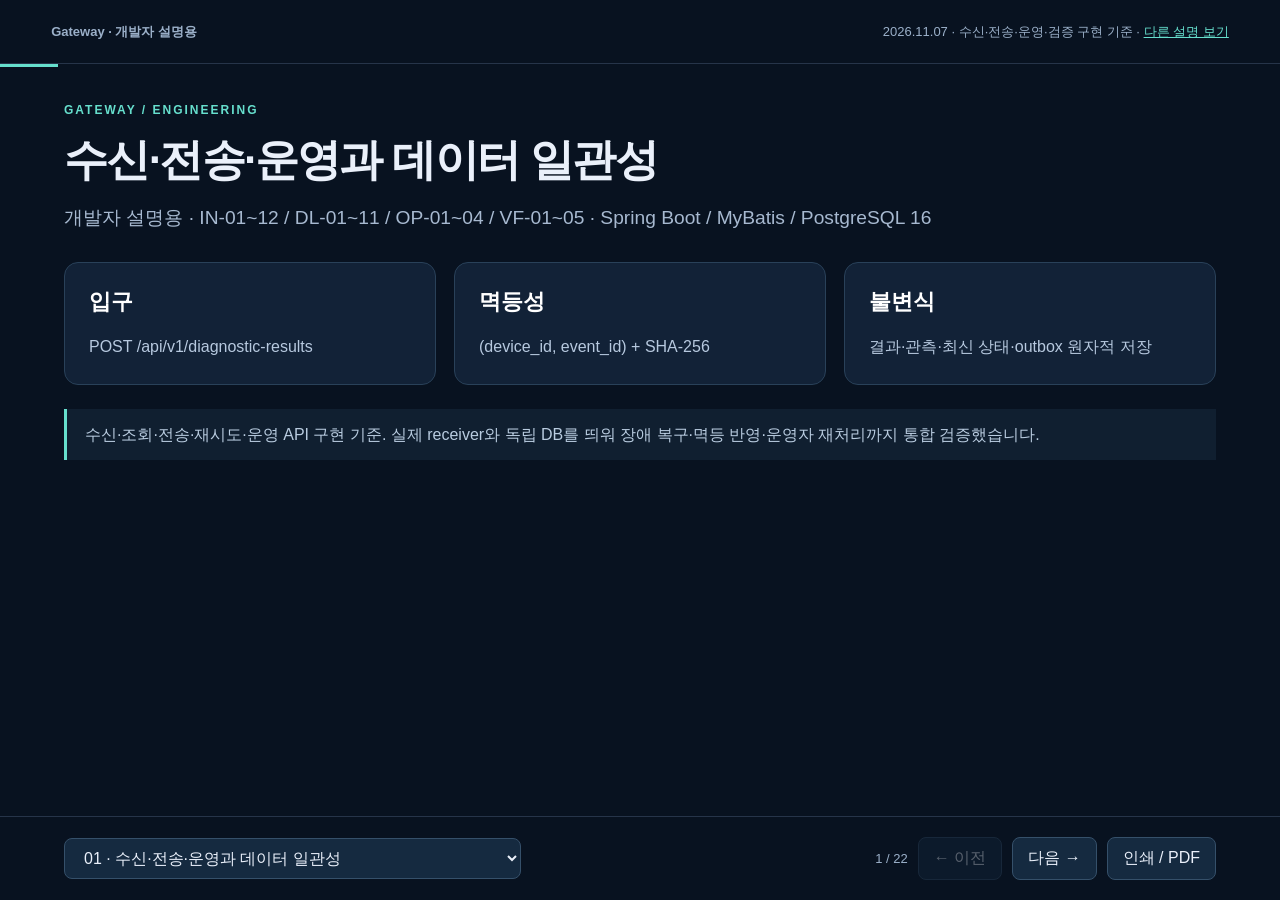
<file: docs/flow/gateway-developer.html>
<!doctype html><html lang="ko"><head><meta charset="utf-8"><meta name="viewport" content="width=device-width,initial-scale=1"><title>Gateway · 개발자 설명용</title><style>*{box-sizing:border-box}body{margin:0;background:#081220;color:#eaf0fa;font-family:-apple-system,BlinkMacSystemFont,"Apple SD Gothic Neo","Malgun Gothic",sans-serif}header{height:64px;padding:0 4vw;display:flex;align-items:center;justify-content:space-between;border-bottom:1px solid #263449;font-size:13px;color:#9bb0c9}a{color:#66dfcd}main{max-width:1440px;margin:auto}.slide{display:none;min-height:calc(100vh - 151px);padding:36px 5vw 28px}.slide.active{display:block}.eyebrow{font-size:12px;letter-spacing:2px;color:#66dfcd;font-weight:700}h1{font-size:clamp(28px,3.4vw,52px);letter-spacing:-1.6px;line-height:1.25;margin:16px 0}p.lead{color:#a7b9d0;font-size:clamp(16px,1.5vw,21px);line-height:1.6;margin:0 0 28px}.cards{display:flex;gap:18px;margin:24px 0}.cards article{flex:1;padding:24px;background:#122237;border:1px solid #294159;border-radius:14px}.cards b{font-size:22px;color:#fff}p{line-height:1.7}article p{color:#b7c9df;margin-bottom:0}.note{border-left:3px solid #66dfcd;padding:12px 18px;background:#101f30;color:#b9cce0;font-size:16px;margin:24px 0 0}.flow{display:flex;gap:12px;margin:24px 0}.flow>div{flex:1;background:#142c3a;padding:20px;border-radius:12px;border-top:3px solid #66dfcd;position:relative}.flow>div+div:before{content:'→';position:absolute;left:-16px;top:40%;color:#66dfcd}.flow small{display:block;color:#66dfcd;margin-bottom:14px}.flow b{font-size:22px}.flow p{font-size:16px;color:#b9cce0}table{width:100%;border-collapse:collapse;font-size:17px;margin:24px 0}th{text-align:left;color:#66dfcd;background:#122c39}th,td{overflow-wrap:anywhere;padding:15px 18px;border-bottom:1px solid #2a3c52;line-height:1.5}td{color:#cedcee}pre{background:#0b1d30;border:1px solid #2a3c52;border-radius:12px;padding:22px;line-height:1.65;font-size:clamp(13px,1.35vw,19px);color:#bce5ec;overflow:auto;white-space:pre-wrap}footer{min-height:84px;display:flex;align-items:center;justify-content:space-between;gap:18px;padding:12px 5vw;border-top:1px solid #263449}button,select{border:1px solid #35506a;background:#152a40;color:#eaf0fa;border-radius:8px;padding:10px 15px;font:inherit;cursor:pointer}button:disabled{opacity:.35;cursor:default}button:focus-visible,select:focus-visible,a:focus-visible{outline:3px solid #66dfcd;outline-offset:3px}.progress{height:3px;background:#66dfcd;transition:width .2s}.controls{display:flex;gap:10px;align-items:center}.count{color:#9bb0c9;font-size:13px}select{max-width:36vw}@media(max-width:760px){header{padding:12px 20px;height:auto;gap:12px}.slide{padding:26px 20px}.cards,.flow{flex-direction:column}.flow>div+div:before{display:none}table{font-size:14px}td,th{padding:10px}footer{padding:12px 20px;flex-wrap:wrap}.cards article{padding:18px}select{max-width:80vw}}@media print{@page{size:A4 landscape;margin:8mm}body{background:white;color:#132238}header,footer,.progress{display:none}.slide,.slide.active{display:block;break-after:page;min-height:0;padding:12mm 8mm}.slide:last-child{break-after:auto}h1{font-size:30px;color:#132238}.eyebrow{color:#087c72}.lead,td,article p,.flow p,.note{color:#243950!important}.cards article,.flow>div,.note,pre,th{background:#f0f5f9!important;color:#132238!important}table{font-size:13px}td,th{padding:9px}.cards b{color:#132238}.cards article{padding:16px}pre{font-size:13px}.note{font-size:13px}}</style></head><body><header><b>Gateway · 개발자 설명용</b><span>2026.11.07 · 수신·전송·운영·검증 구현 기준 · <a href="gateway-overview.html">다른 설명 보기</a></span></header><div class="progress"></div><main><section class="slide" aria-label="1. 수신·전송·운영과 데이터 일관성"><div class="eyebrow">GATEWAY / ENGINEERING</div><h1>수신·전송·운영과 데이터 일관성</h1><p class="lead">개발자 설명용 · IN-01~12 / DL-01~11 / OP-01~04 / VF-01~05 · Spring Boot / MyBatis / PostgreSQL 16</p><div class="cards"><article><b>입구</b><p>POST /api/v1/diagnostic-results</p></article><article><b>멱등성</b><p>(device_id, event_id) + SHA-256</p></article><article><b>불변식</b><p>결과·관측·최신 상태·outbox 원자적 저장</p></article></div><p class="note">수신·조회·전송·재시도·운영 API 구현 기준. 실제 receiver와 독립 DB를 띄워 장애 복구·멱등 반영·운영자 재처리까지 통합 검증했습니다.</p></section>
<section class="slide" aria-label="2. 의존성에 맞춘 구현 순서"><div class="eyebrow">01 / IMPLEMENTATION ORDER</div><h1>의존성에 맞춘 구현 순서</h1><p class="lead">실행 순서와 구현 순서는 다릅니다. 브랜드 정책을 구현한 뒤 공통 규칙을 연결했습니다.</p><div class="flow"><div><small>01</small><b>기반</b><p>IN-02 → 01 → 04 → 05</p></div><div><small>02</small><b>검증·계약</b><p>IN-07 → 06 → 10</p></div><div><small>03</small><b>저장·최신</b><p>IN-08 → 09</p></div><div><small>04</small><b>외부 인터페이스</b><p>IN-11 → 03 → 12</p></div></div><p class="note">수신: <a href="../plan/gateway/01-ingest-design/README.md">IN 구현 내역</a> · 전송: <a href="../plan/gateway/02-delivery-retry-design/README.md">DL 구현 내역</a>. 운영·검증은 VF-01 → 02 → 03 → OP-01 → 02 → 03 → 04 → VF-04 → 05 순서로 구현했습니다. <a href="../plan/gateway/04-ops-verify-design/README.md">운영·검증 구현 내역</a></p></section>
<section class="slide" aria-label="3. 중복 판정은 업무 검증보다 먼저 실행합니다"><div class="eyebrow">02 / REQUEST PIPELINE</div><h1>중복 판정은 업무 검증보다 먼저 실행합니다</h1><p class="lead">DiagnosticResultController → IngestService</p><div class="flow"><div><small>01</small><b>형식·정규화</b><p>Bean Validation → 정렬/hash</p></div><div><small>02</small><b>기존 키 조회</b><p>같은 hash 200 / 다른 hash 409</p></div><div><small>03</small><b>업무 검증</b><p>공통 규칙 → 브랜드 정책</p></div><div><small>04</small><b>신규 저장</b><p>IngestWriter → 202</p></div></div><p class="note">신규 저장 경합으로 INSERT 0행이면 writer 종료 후 기존 키를 재조회합니다. 이 경로도 동일한 200/409 판정을 사용합니다.</p></section>
<section class="slide" aria-label="4. 표현이 달라도 의미가 같으면 같은 hash"><div class="eyebrow">03 / CANONICAL HASH</div><h1>표현이 달라도 의미가 같으면 같은 hash</h1><p class="lead">DiagnosticResultNormalizer · UtcTime.MILLIS</p><div class="cards"><article><b>정규화</b><p>occurredAt → UTC 밀리초 3자리. ECU는 ID 순, DTC는 값 순 정렬.</p></article><article><b>직렬화</b><p>고정된 canonical map을 JSON으로 직렬화하고 UTF-8 SHA-256 계산.</p></article><article><b>인덱스 보존</b><p>ECU의 requestIndex는 hash·전송 본문에서 제외하고 오류 위치에 사용.</p></article></div><p class="note">swVersion의 생략과 null을 동일하게 취급합니다. sessionId는 hash에 포함하지만 receiver 본문에는 포함하지 않습니다.</p></section>
<section class="slide" aria-label="5. 공통 규칙은 모든 브랜드에 강제됩니다"><div class="eyebrow">04 / RULES</div><h1>공통 규칙은 모든 브랜드에 강제됩니다</h1><p class="lead">CommonRuleValidator → PolicyRegistry.resolve(brand).validate(command)</p><table><thead><tr><th>계층</th><th>조건</th><th>응답</th></tr></thead><tbody><tr><td>C1 / C2</td><td>ECU 0건 / occurredAt > now + 5분</td><td>422 common-rule-violation</td></tr><tr><td>C3 / C4</td><td>ECU ID 중복 / ECU 내 DTC 중복</td><td>같은 단계의 위반 전체 반환</td></tr><tr><td>BRAND_A-v1</td><td>swVersion == null</td><td>422 policy-violation + policyCode</td></tr><tr><td>STANDARD-v1</td><td>등록되지 않은 브랜드의 기본 정책</td><td>추가 브랜드 위반 없음</td></tr></tbody></table><p class="note">PolicyRegistry는 브랜드 중복·기본 정책 누락/중복이면 기동 실패. +5분 경계는 통과합니다.</p></section>
<section class="slide" aria-label="6. 쓰기 트랜잭션은 별도 Spring 빈에 둡니다"><div class="eyebrow">05 / TRANSACTION</div><h1>쓰기 트랜잭션은 별도 Spring 빈에 둡니다</h1><p class="lead">IngestWriter.save · @Transactional(rollbackFor = Exception.class)</p><div class="flow"><div><small>01</small><b>① result</b><p>ON CONFLICT DO NOTHING RETURNING</p></div><div><small>02</small><b>② observations</b><p>정렬된 DTC → text[]</p></div><div><small>03</small><b>③ latest</b><p>ECU ID 순 조건부 UPSERT</p></div><div><small>04</small><b>④ outbox</b><p>고정 payload + UUID INSERT</p></div></div><pre>Service (트랜잭션 밖)
  └─ Writer proxy → BEGIN → ① → ② → ③ → ④ → COMMIT
                         └─ 어느 단계든 실패 → ROLLBACK</pre><p class="note">INSERT RETURNING 매핑: affectData=true, flushCache=true. DB now()를 수신 시각으로 사용합니다.</p></section>
<section class="slide" aria-label="7. 동일 요청 5개가 경합해도 신규는 1개"><div class="eyebrow">06 / RACE</div><h1>동일 요청 5개가 경합해도 신규는 1개</h1><p class="lead">고유 키 충돌을 예외로 처리하지 않고 INSERT 결과 유무로 분기합니다.</p><table><thead><tr><th>요청 A</th><th>요청 B~E</th></tr></thead><tbody><tr><td>사전 조회: 없음</td><td>사전 조회: 없음</td></tr><tr><td>고유 키 확보 → 결과·관측·latest·outbox 저장</td><td>INSERT에서 경쟁 트랜잭션 완료 대기</td></tr><tr><td>COMMIT → ACCEPTED (202)</td><td>DO NOTHING → writer 종료</td></tr><tr><td>결과 ID R</td><td>기존 키 재조회 → DUPLICATE (200), 같은 R</td></tr></tbody></table><p class="note">서로 다른 내용이면 후속 재판정에서 409입니다. 재조회는 writer 트랜잭션 밖이며, 승자가 커밋한 행을 읽습니다.</p></section>
<section class="slide" aria-label="8. 최신값은 시각과 결과 ID의 튜플로 비교합니다"><div class="eyebrow">07 / LATEST</div><h1>최신값은 시각과 결과 ID의 튜플로 비교합니다</h1><p class="lead">잠금 순서는 ecuId 오름차순으로 고정합니다.</p><pre>ON CONFLICT (vin, ecu_id) DO UPDATE
SET result_id = EXCLUDED.result_id,
    occurred_at = EXCLUDED.occurred_at,
    dtc_codes = EXCLUDED.dtc_codes, updated_at = now()
WHERE (vehicle_ecu_latest.occurred_at, vehicle_ecu_latest.result_id)
    &lt; (EXCLUDED.occurred_at, EXCLUDED.result_id)</pre><div class="cards"><article><b>영향 행 0</b><p>과거 관측이면 정상. 이력과 outbox는 그대로 저장합니다.</p></article><article><b>빈 배열</b><p>고장코드 없음도 유효 관측. 최신 DTC를 빈 배열로 갱신합니다.</p></article></div></section>
<section class="slide" aria-label="9. 전송 payload는 접수 시 한 번만 생성합니다"><div class="eyebrow">08 / RECEIVER CONTRACT</div><h1>전송 payload는 접수 시 한 번만 생성합니다</h1><p class="lead">OutboxPayloadFactory → OutboxMapper.insert</p><pre>eventId: 앱 생성 UUID = outbox_event.event_id
source: { system: &quot;diag-gateway&quot;, resultId,
          deviceId, deviceEventId, policyCode }
vin, brand, occurredAt, receivedAt, ecus
시간: UTC yyyy-MM-ddTHH:mm:ss.SSSZ</pre><div class="cards"><article><b>포함·제외</b><p>ECU ID 순서. 없는 swVersion은 키 생략. sessionId·requestIndex 제외.</p></article><article><b>저장 보장</b><p>payload.eventId 일치 CHECK. 초기 PENDING / 0회 / cycle 1. 직렬화 예외도 전체 롤백.</p></article></div></section>
<section class="slide" aria-label="10. 성공은 data, 오류는 ProblemDetail"><div class="eyebrow">09 / HTTP CONTRACT</div><h1>성공은 data, 오류는 ProblemDetail</h1><p class="lead">신규 202 · 중복 200 · 충돌 409 · 업무 검증 422</p><pre>{ &quot;data&quot;: {
  &quot;resultId&quot;: 7, &quot;deviceId&quot;: &quot;device&quot;, &quot;eventId&quot;: &quot;event&quot;,
  &quot;status&quot;: &quot;ACCEPTED&quot;, &quot;policyCode&quot;: &quot;STANDARD-v1&quot;,
  &quot;receivedAt&quot;: &quot;2026-11-07T00:00:00.120Z&quot;,
  &quot;delivery&quot;: { &quot;eventId&quot;: &quot;&lt;UUID&gt;&quot;, &quot;status&quot;: &quot;PENDING&quot; }
}}</pre><p class="note">중복 응답의 policyCode·수신 시각·전송 UUID는 기존 저장 값입니다. 전송 상태는 현재 DB 조회 값입니다. 같은 요청을 재전송해도 새 전송 예약을 만들지 않으며, DEAD 상태를 재시작하지 않습니다.</p></section>
<section class="slide" aria-label="11. 조회는 결과·관측·현재 outbox를 조립합니다"><div class="eyebrow">10 / QUERY</div><h1>조회는 결과·관측·현재 outbox를 조립합니다</h1><p class="lead">GET /api/v1/diagnostic-results/{resultId}</p><div class="flow"><div><small>01</small><b>findById</b><p>없으면 404 not-found</p></div><div><small>02</small><b>findObservations</b><p>ECU ID 오름차순 · text[] 매핑</p></div><div><small>03</small><b>findByResultId</b><p>상태·횟수·lastOutcome·sentAt</p></div></div><p class="note">시각은 Instant로 반환합니다. 숫자가 아닌 경로 변수는 400. 결과에 outbox가 없으면 불변식 위반으로 500입니다. 별도 쓰기 트랜잭션은 없습니다.</p></section>
<section class="slide" aria-label="12. payload 없이 판정과 상관관계를 기록합니다"><div class="eyebrow">11 / OPERABILITY</div><h1>payload 없이 판정과 상관관계를 기록합니다</h1><p class="lead">RequestIdFilter → Controller MDC → Service 판정 로그</p><table><thead><tr><th>키·이벤트</th><th>관리 방식</th></tr></thead><tbody><tr><td>requestId</td><td>UUID 헤더 재사용 또는 생성, 응답 헤더·오류 본문에 포함</td></tr><tr><td>deviceId / eventId / resultId</td><td>Controller finally에서 제거, resultId는 서비스에서 설정</td></tr><tr><td>ACCEPTED / DUPLICATE / CONFLICT</td><td>INFO 한 줄, policyCode 등 최소 정보</td></tr><tr><td>REJECTED</td><td>common-rule / policy / invalid-request 구분</td></tr><tr><td>400</td><td>IngestRejectionLogAdvice → 기존 GlobalExceptionHandler 위임</td></tr></tbody></table><p class="note">형식 오류는 컨트롤러 진입 전이므로 단말·이벤트 ID가 없을 수 있습니다.</p></section>
<section class="slide" aria-label="13. 중요한 실패 경로까지 확인합니다"><div class="eyebrow">12 / VERIFICATION</div><h1>중요한 실패 경로까지 확인합니다</h1><p class="lead">단위 테스트 + PostgreSQL 16 Testcontainers 통합 테스트</p><div class="cards"><article><b>경계·계약</b><p>+5분 경계, 위반 수집·요청 위치, UTC·필드 생략·UUID 일치</p></article><article><b>동시성·정합성</b><p>동시 5개 요청, 지연 도착·동률·빈 DTC, 중복 상태·409</p></article><article><b>실패·운영</b><p>outbox 실패·checked 예외 전체 롤백, 400/404, 로그·requestId·MDC 정리</p></article></div><pre>./gradlew :gateway:test :gateway:integrationTest</pre><p class="note">Java 17 / Docker 필요. enabled=false에서 runOnce를 직접 호출합니다. 기존 HTTP 스텁 검증에 더해 실제 receiver의 DOWN·DROP_AFTER_COMMIT 장애와 두 DB 정합성을 확인합니다. 운영 API는 동시 재처리·감사 기록 실패 시 전체 롤백까지 검증합니다.</p></section>
<section class="slide" aria-label="14. 한 회차는 선점 → HTTP → 결과 기록입니다"><div class="eyebrow">13 / DELIVERY PIPELINE</div><h1>한 회차는 선점 → HTTP → 결과 기록입니다</h1><p class="lead">DeliveryScheduler → DeliveryService.runOnce() → RunSummary</p><div class="cards"><article><b>TX1 · OutboxClaimer</b><p>SKIP LOCKED 선점 → 만료 STARTED를 ABANDONED로 종료 → 새 STARTED 생성.</p></article><article><b>트랜잭션 밖 · ReceiverClient</b><p>배치 크기의 delivery- 스레드 풀에서 병렬 HTTP. 모든 건이 끝날 때까지 회차가 대기.</p></article><article><b>TX2 · DeliveryRecorder</b><p>현재 id·claim_token·PENDING 조건으로 outbox와 시도 결과를 함께 기록.</p></article></div><p class="note">고정 지연 폴링으로 회차를 반복합니다. 다음 시도 시각이 된 PENDING 중 선점이 없거나 만료된 건만 처리하며, 전송 중에도 상태는 PENDING입니다. 기록 실패는 건별로 격리하며 선점된 상태로 남겨 lease 만료 후 회수합니다. 시도 갱신 0행은 TX2 전체 롤백입니다.</p></section>
<section class="slide" aria-label="15. 저장된 UTF-8 본문을 같은 이벤트 ID로 보냅니다"><div class="eyebrow">14 / RECEIVER HTTP</div><h1>저장된 UTF-8 본문을 같은 이벤트 ID로 보냅니다</h1><p class="lead">POST {gateway.delivery.receiver-url}/api/v1/quality-events</p><table><thead><tr><th>항목</th><th>구현</th></tr></thead><tbody><tr><td>클라이언트</td><td>RestClient + JDK HttpClient / HTTP 1.1 / 리다이렉트 미사용</td></tr><tr><td>Content-Type</td><td>application/json</td></tr><tr><td>X-Event-Id</td><td>outbox_event.event_id · 재시도해도 동일</td></tr><tr><td>X-Request-Id</td><td>claim_token · 선점마다 새 UUID</td></tr><tr><td>본문</td><td>payload::text를 UTF-8로 전송 · 재직렬화 없음</td></tr><tr><td>호출 보호</td><td>실제 DB 트랜잭션이 활성화되어 있으면 HTTP 호출 거부</td></tr></tbody></table><p class="note">4xx·5xx도 응답 코드로 반환하며, 애플리케이션 내 즉시 재시도는 하지 않습니다. 실제 receiver는 본문 eventId로 중복을 판정합니다. 응답 유실 후 같은 이벤트를 재전송해도 중복 반영 0건인 것을 S5에서 검증했습니다.</p></section>
<section class="slide" aria-label="16. 결과 분류와 백오프가 다음 상태를 결정합니다"><div class="eyebrow">15 / OUTCOME &amp; BACKOFF</div><h1>결과 분류와 백오프가 다음 상태를 결정합니다</h1><p class="lead">OutcomeClassifier → BackoffPolicy → DeliveryRecorder</p><table><thead><tr><th>입력</th><th>시도 결과</th><th>다음 상태</th></tr></thead><tbody><tr><td>2xx</td><td>SUCCESS</td><td>SENT</td></tr><tr><td>408 / 429 / 5xx / 연결 실패</td><td>RETRYABLE</td><td>한도 미만 PENDING, 한도 도달 DEAD</td></tr><tr><td>응답 타임아웃 / 기타 I/O</td><td>UNCERTAIN</td><td>한도 미만 PENDING, 한도 도달 DEAD</td></tr><tr><td>그 외 HTTP (409 포함)</td><td>NON_RETRYABLE</td><td>DEAD · NON_RETRYABLE</td></tr><tr><td>기타 예외</td><td>UNCERTAIN · UNEXPECTED_ERROR</td><td>재시도 / 한도 도달 DEAD</td></tr></tbody></table><p class="note">raw = min(5초 × 2^(시도 번호−1), 5분), equal jitter = raw/2 ~ raw. 기본 한도는 10회입니다. 선점 직후 한도를 초과하면 HTTP 없이 SKIPPED_MAX_ATTEMPTS를 기록하고 DEAD로 종료합니다.</p></section>
<section class="slide" aria-label="17. lease 회수 후 늦은 결과는 상태를 덮어쓰지 않습니다"><div class="eyebrow">16 / LEASE &amp; STALE</div><h1>lease 회수 후 늦은 결과는 상태를 덮어쓰지 않습니다</h1><p class="lead">정합성은 선점 토큰으로 보호합니다.</p><table><thead><tr><th>순서</th><th>outbox / 시도 이력</th></tr></thead><tbody><tr><td>T1 선점 후 처리 중 종료</td><td>PENDING, STARTED(T1)</td></tr><tr><td>lease 만료 후 T2 선점</td><td>새 토큰 T2, ABANDONED(T1) → STARTED(T2)</td></tr><tr><td>T1 결과가 늦게 도착</td><td>outbox UPDATE 0행 → STALE, ABANDONED 시도의 late_outcome 최초 1회 기록</td></tr><tr><td>T2 정상 결과 기록</td><td>현재 토큰 일치 → SENT / PENDING / DEAD</td></tr></tbody></table><p class="note">lease만 만료되고 재선점되지 않았다면 T1은 정상 기록할 수 있습니다. 회수 시 이전 STARTED 종료를 새 INSERT보다 먼저 실행해 outbox당 STARTED 최대 1개 제약을 지킵니다.</p></section>
<section class="slide" aria-label="18. 전송 설정과 로그로 실행을 추적합니다"><div class="eyebrow">17 / DELIVERY OPERATIONS</div><h1>전송 설정과 로그로 실행을 추적합니다</h1><p class="lead">gateway.delivery.* · DeliveryProperties 기동 시 검증</p><table><thead><tr><th>설정</th><th>기본값</th></tr></thead><tbody><tr><td>enabled / poll-interval / batch-size</td><td>true / 500ms / 4</td></tr><tr><td>lease / connect-timeout / read-timeout</td><td>30s / 2s / 5s · lease &gt; connect + read</td></tr><tr><td>max-attempts / backoff.base / multiplier / max</td><td>10 / 5s / 2.0 / 5m</td></tr><tr><td>receiver-url / instance-id</td><td>http://localhost:8081 / GATEWAY_INSTANCE_ID, 없으면 hostname</td></tr></tbody></table><p class="note">MDC: outboxId·eventId·claimToken·attemptNo를 건별 설정 후 복원합니다. DELIVERY_RESULT, OUTBOX_SENT, OUTBOX_DEAD, STALE_CLAIM, DELIVERY_RECORD_FAILED로 결과를 추적하며 payload 원문은 로그에 남기지 않습니다. worker_id는 TX1을 실행한 스레드 이름을 기록합니다.</p></section>
<section class="slide" aria-label="19. 운영 요약에서 이벤트와 시도 이력으로 좁힙니다"><div class="eyebrow">18 / OPS QUERY</div><h1>운영 요약에서 이벤트와 시도 이력으로 좁힙니다</h1><p class="lead">OpsController → OpsService → OpsMapper</p><table><thead><tr><th>API</th><th>조회 계약</th></tr></thead><tbody><tr><td>GET /ops/summary</td><td>단일 SQL: PENDING·SENT·DEAD·TOTAL, DEAD 사유별 건수, DB asOf, 가장 오래된 대기 시간</td></tr><tr><td>GET /ops/events?status=DEAD&amp;limit=50</td><td>status 필수, limit 기본 50 / 1~200. 잘못된 입력은 400</td></tr><tr><td>상태별 목록 정렬</td><td>PENDING: next_attempt_at ↑ / SENT: sent_at ↓ / DEAD: dead_at ↓. 동률은 id ↑</td></tr><tr><td>GET /ops/events/{outboxId}/attempts</td><td>id 순서. cycleNo·attemptNo·workerId·outcome·HTTP·오류 코드·소요 시간</td></tr></tbody></table><p class="note">PENDING이 없으면 oldestPendingAgeSeconds=null. 시도가 없으면 빈 배열, outbox가 없으면 404입니다. 목록은 payload·VIN·claimToken을 제외하며 요약과 같은 상태 조건을 사용합니다.</p></section>
<section class="slide" aria-label="20. DEAD 재처리와 감사 기록을 함께 커밋합니다"><div class="eyebrow">19 / AUDITED REQUEUE</div><h1>DEAD 재처리와 감사 기록을 함께 커밋합니다</h1><p class="lead">POST /ops/events/{outboxId}/requeue</p><pre>X-Operator: kim.ops
{ "reason": "receiver 점검 종료 확인 후 재처리" }

DEAD → PENDING · attempt_count=0 · cycle_no+1
next_attempt_at=now() · DEAD/선점 필드 초기화</pre><div class="cards"><article><b>조건부 갱신</b><p>DEAD 행 잠금·UPDATE 후 ops_action_log INSERT를 같은 트랜잭션에서 처리합니다.</p></article><article><b>동시성·롤백</b><p>동시 요청은 한 건만 200, 나머지는 409. 감사 INSERT가 실패하면 상태 변경도 롤백합니다.</p></article><article><b>이력 보존</b><p>이전 실패 요약·시도 이력은 유지합니다. 다음 선점은 새 cycle의 attempt 1로 시작합니다.</p></article></div><p class="note">X-Operator는 필수·공백 불가·최대 64자. reason은 10~500 Unicode 문자이며 NUL·공백만·비문자열은 400입니다. 없는 ID는 404, DEAD 이외 상태는 409입니다. 감사 기록에 requestId를 보관하며 사유는 애플리케이션 로그에 남기지 않습니다.</p></section>
<section class="slide" aria-label="21. 실제 receiver와 두 DB의 정합성을 대조합니다"><div class="eyebrow">20 / RECONCILIATION</div><h1>실제 receiver와 두 DB의 정합성을 대조합니다</h1><p class="lead">ScenarioPostgres · ReceiverRunner · ReconcileAssertions</p><div class="cards"><article><b>테스트 환경</b><p>PostgreSQL 16 컨테이너 하나의 gateway·receiver DB. receiver는 같은 JVM의 chaos 프로필·랜덤 포트로 기동합니다.</p></article><article><b>리소스 분리</b><p>receiver 클래스만 classpath에 추가합니다. 설정·Flyway·MyBatis 리소스는 receiver-it/ 경로로 복사해 충돌을 막습니다.</p></article></div><table><thead><tr><th>검사</th><th>판정 기준</th></tr></thead><tbody><tr><td>I1 · I2</td><td>결과/outbox 건수 일치 · 상태별 건수 합계 일치</td></tr><tr><td>I3 · I4</td><td>SENT 수신 누락 없음 · PENDING=0일 때 수신 집합 대조(명시한 DEAD만 예외)</td></tr><tr><td>I5 · I6</td><td>이벤트별 ECU·DTC 쌍 수=case_count=반영 행 수 · 최신 진단 시각 유지</td></tr><tr><td>DUP1</td><td>중복 (event_id, ecu_id, dtc_code) 그룹 수. 비교 모드에서는 I3·I4·I5 SKIP</td></tr></tbody></table><p class="note">두 DB 직접 접근은 integrationTest의 대조 코드에서만 합니다. 검사기에도 수신 누락·case_count 변조·최신값 삭제 등 의도한 불일치를 넣어 FAIL 탐지를 검증했습니다.</p></section>
<section class="slide" aria-label="22. 응답 유실·lease 회수·수동 재처리까지 검증했습니다"><div class="eyebrow">21 / VERIFIED RESULTS</div><h1>응답 유실·lease 회수·수동 재처리까지 검증했습니다</h1><p class="lead">2026.11.07 실행 · 전체 165개 테스트 통과 · 장애 시나리오 10개</p><table><thead><tr><th>시나리오</th><th>관측한 결과</th></tr></thead><tbody><tr><td>S1~S3 · 수신·충돌·지연 도착</td><td>동시 5요청의 신규 접수 1건, 기존 데이터 불변, 최신 상태 역행 없음</td></tr><tr><td>S4·S5 · DOWN·커밋 후 응답 유실</td><td>각 20건 최종 SENT·수신 20건. S5: UNCERTAIN 20 → SUCCESS 20, DUP1=0</td></tr><tr><td>S7~S9 · 중단·동시 선점·늦은 결과</td><td>lease 회수, 100건 중복 선점 0, 이전 토큰은 현재 상태 변경 불가</td></tr><tr><td>S10 · 한도 도달 후 재처리</td><td>5건 DEAD 확인 → requeue·감사 5행 → 새 사이클 SUCCESS 5건</td></tr><tr><td>S12 · 멱등 방어 없는 비교 모드</td><td>S5와 같은 20건·응답 유실 조건에서 DUP1=20</td></tr></tbody></table><pre>./gradlew clean test integrationTest
./gradlew :gateway:integrationTest --tests 'com.hopoong.diag.gateway.scenario.*'</pre><p class="note">기본 모드는 I1~I6 PASS·누락/중복 반영 0건을 확인했습니다. 이 결과는 정의한 시나리오 범위에 한합니다. S6·S11 제외 이유와 SCENARIO_RESULT 원문: <a href="../results.md">실행 결과</a>.</p></section></main><footer><select aria-label="슬라이드 선택"><option value="0">01 · 수신·전송·운영과 데이터 일관성</option><option value="1">02 · 의존성에 맞춘 구현 순서</option><option value="2">03 · 중복 판정은 업무 검증보다 먼저 실행합니다</option><option value="3">04 · 표현이 달라도 의미가 같으면 같은 hash</option><option value="4">05 · 공통 규칙은 모든 브랜드에 강제됩니다</option><option value="5">06 · 쓰기 트랜잭션은 별도 Spring 빈에 둡니다</option><option value="6">07 · 동일 요청 5개가 경합해도 신규는 1개</option><option value="7">08 · 최신값은 시각과 결과 ID의 튜플로 비교합니다</option><option value="8">09 · 전송 payload는 접수 시 한 번만 생성합니다</option><option value="9">10 · 성공은 data, 오류는 ProblemDetail</option><option value="10">11 · 조회는 결과·관측·현재 outbox를 조립합니다</option><option value="11">12 · payload 없이 판정과 상관관계를 기록합니다</option><option value="12">13 · 중요한 실패 경로까지 확인합니다</option><option value="13">14 · 한 회차는 선점 → HTTP → 결과 기록입니다</option><option value="14">15 · 저장된 UTF-8 본문을 같은 이벤트 ID로 보냅니다</option><option value="15">16 · 결과 분류와 백오프가 다음 상태를 결정합니다</option><option value="16">17 · lease 회수 후 늦은 결과는 상태를 덮어쓰지 않습니다</option><option value="17">18 · 전송 설정과 로그로 실행을 추적합니다</option><option value="18">19 · 운영 요약에서 이벤트와 시도 이력으로 좁힙니다</option><option value="19">20 · DEAD 재처리와 감사 기록을 함께 커밋합니다</option><option value="20">21 · 실제 receiver와 두 DB의 정합성을 대조합니다</option><option value="21">22 · 응답 유실·lease 회수·수동 재처리까지 검증했습니다</option></select><div class="controls"><span class="count" aria-live="polite"></span><button id="prev" aria-label="이전 슬라이드">← 이전</button><button id="next" aria-label="다음 슬라이드">다음 →</button><button id="print">인쇄 / PDF</button></div></footer><script>const slides=[...document.querySelectorAll('.slide')], picker=document.querySelector('select');let current=0;function show(i){current=Math.max(0,Math.min(slides.length-1,i));slides.forEach((s,j)=>{s.classList.toggle('active',j===current);s.setAttribute('aria-hidden',j!==current)});picker.value=current;document.querySelector('.count').textContent=`${current+1} / ${slides.length}`;document.querySelector('#prev').disabled=current===0;document.querySelector('#next').disabled=current===slides.length-1;document.querySelector('.progress').style.width=`${(current+1)/slides.length*100}%`;history.replaceState(null,'',`#${current+1}`);window.scrollTo(0,0)}document.querySelector('#prev').onclick=()=>show(current-1);document.querySelector('#next').onclick=()=>show(current+1);picker.onchange=()=>show(Number(picker.value));document.querySelector('#print').onclick=()=>window.print();document.addEventListener('keydown',e=>{if(['SELECT','INPUT','TEXTAREA'].includes(e.target.tagName))return;if(['ArrowRight','PageDown',' '].includes(e.key)){e.preventDefault();show(current+1)}if(['ArrowLeft','PageUp'].includes(e.key)){e.preventDefault();show(current-1)}if(e.key==='Home')show(0);if(e.key==='End')show(slides.length-1)});show((parseInt(location.hash.slice(1))||1)-1);</script></body></html>
</file>
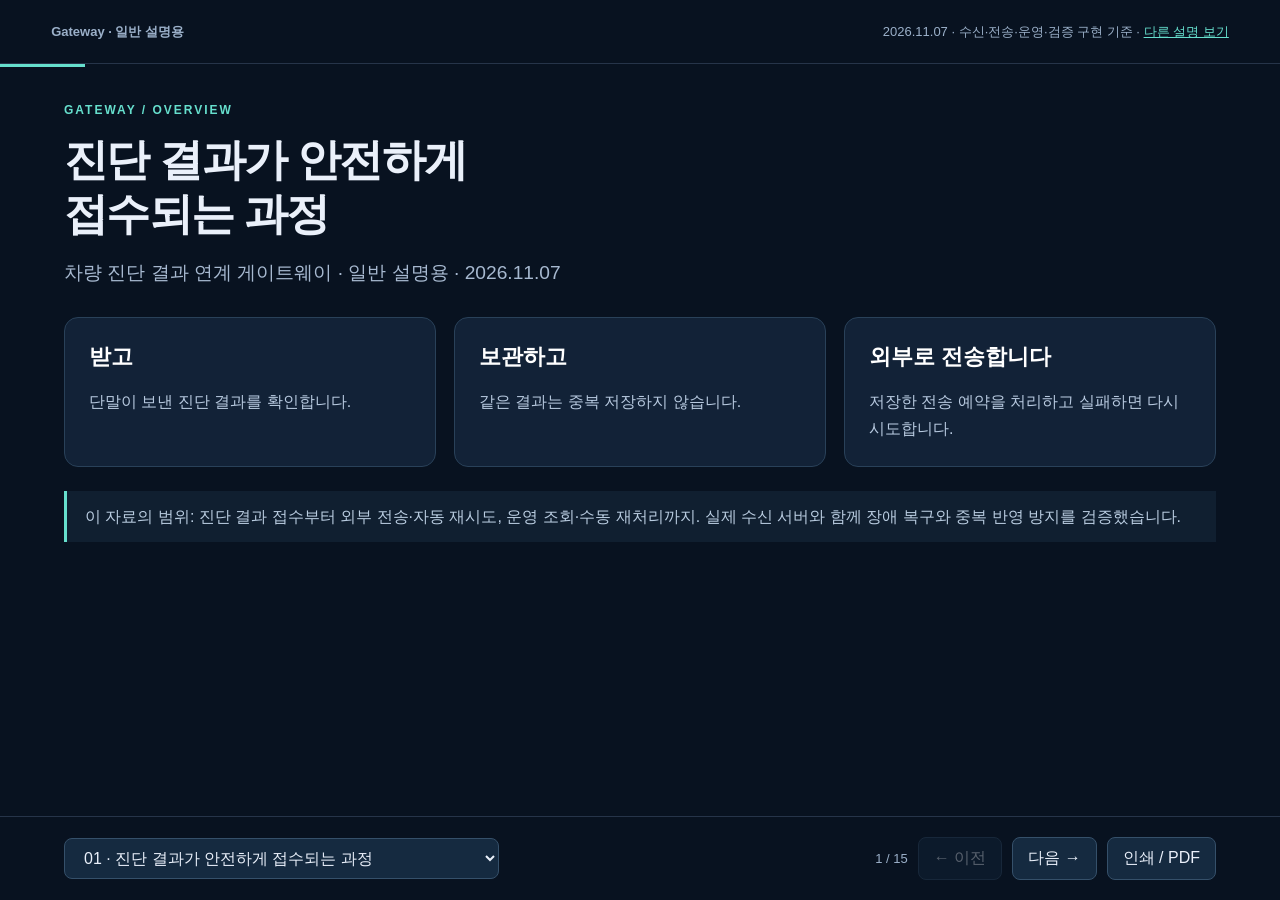
<file: docs/flow/gateway-overview.html>
<!doctype html><html lang="ko"><head><meta charset="utf-8"><meta name="viewport" content="width=device-width,initial-scale=1"><title>Gateway · 일반 설명용</title><style>*{box-sizing:border-box}body{margin:0;background:#081220;color:#eaf0fa;font-family:-apple-system,BlinkMacSystemFont,"Apple SD Gothic Neo","Malgun Gothic",sans-serif}header{height:64px;padding:0 4vw;display:flex;align-items:center;justify-content:space-between;border-bottom:1px solid #263449;font-size:13px;color:#9bb0c9}a{color:#66dfcd}main{max-width:1440px;margin:auto}.slide{display:none;min-height:calc(100vh - 151px);padding:36px 5vw 28px}.slide.active{display:block}.eyebrow{font-size:12px;letter-spacing:2px;color:#66dfcd;font-weight:700}h1{font-size:clamp(28px,3.4vw,52px);letter-spacing:-1.6px;line-height:1.25;margin:16px 0}p.lead{color:#a7b9d0;font-size:clamp(16px,1.5vw,21px);line-height:1.6;margin:0 0 28px}.cards{display:flex;gap:18px;margin:24px 0}.cards article{flex:1;padding:24px;background:#122237;border:1px solid #294159;border-radius:14px}.cards b{font-size:22px;color:#fff}p{line-height:1.7}article p{color:#b7c9df;margin-bottom:0}.note{border-left:3px solid #66dfcd;padding:12px 18px;background:#101f30;color:#b9cce0;font-size:16px;margin:24px 0 0}.flow{display:flex;gap:12px;margin:24px 0}.flow>div{flex:1;background:#142c3a;padding:20px;border-radius:12px;border-top:3px solid #66dfcd;position:relative}.flow>div+div:before{content:'→';position:absolute;left:-16px;top:40%;color:#66dfcd}.flow small{display:block;color:#66dfcd;margin-bottom:14px}.flow b{font-size:22px}.flow p{font-size:16px;color:#b9cce0}table{width:100%;border-collapse:collapse;font-size:17px;margin:24px 0}th{text-align:left;color:#66dfcd;background:#122c39}th,td{overflow-wrap:anywhere;padding:15px 18px;border-bottom:1px solid #2a3c52;line-height:1.5}td{color:#cedcee}pre{background:#0b1d30;border:1px solid #2a3c52;border-radius:12px;padding:22px;line-height:1.65;font-size:clamp(13px,1.35vw,19px);color:#bce5ec;overflow:auto;white-space:pre-wrap}footer{min-height:84px;display:flex;align-items:center;justify-content:space-between;gap:18px;padding:12px 5vw;border-top:1px solid #263449}button,select{border:1px solid #35506a;background:#152a40;color:#eaf0fa;border-radius:8px;padding:10px 15px;font:inherit;cursor:pointer}button:disabled{opacity:.35;cursor:default}button:focus-visible,select:focus-visible,a:focus-visible{outline:3px solid #66dfcd;outline-offset:3px}.progress{height:3px;background:#66dfcd;transition:width .2s}.controls{display:flex;gap:10px;align-items:center}.count{color:#9bb0c9;font-size:13px}select{max-width:36vw}@media(max-width:760px){header{padding:12px 20px;height:auto;gap:12px}.slide{padding:26px 20px}.cards,.flow{flex-direction:column}.flow>div+div:before{display:none}table{font-size:14px}td,th{padding:10px}footer{padding:12px 20px;flex-wrap:wrap}.cards article{padding:18px}select{max-width:80vw}}@media print{@page{size:A4 landscape;margin:8mm}body{background:white;color:#132238}header,footer,.progress{display:none}.slide,.slide.active{display:block;break-after:page;min-height:0;padding:12mm 8mm}.slide:last-child{break-after:auto}h1{font-size:30px;color:#132238}.eyebrow{color:#087c72}.lead,td,article p,.flow p,.note{color:#243950!important}.cards article,.flow>div,.note,pre,th{background:#f0f5f9!important;color:#132238!important}table{font-size:13px}td,th{padding:9px}.cards b{color:#132238}.cards article{padding:16px}pre{font-size:13px}.note{font-size:13px}}</style></head><body><header><b>Gateway · 일반 설명용</b><span>2026.11.07 · 수신·전송·운영·검증 구현 기준 · <a href="gateway-developer.html">다른 설명 보기</a></span></header><div class="progress"></div><main><section class="slide" aria-label="1. 진단 결과가 안전하게 접수되는 과정"><div class="eyebrow">GATEWAY / OVERVIEW</div><h1>진단 결과가 안전하게<br>접수되는 과정</h1><p class="lead">차량 진단 결과 연계 게이트웨이 · 일반 설명용 · 2026.11.07</p><div class="cards"><article><b>받고</b><p>단말이 보낸 진단 결과를 확인합니다.</p></article><article><b>보관하고</b><p>같은 결과는 중복 저장하지 않습니다.</p></article><article><b>외부로 전송합니다</b><p>저장한 전송 예약을 처리하고 실패하면 다시 시도합니다.</p></article></div><p class="note">이 자료의 범위: 진단 결과 접수부터 외부 전송·자동 재시도, 운영 조회·수동 재처리까지. 실제 수신 서버와 함께 장애 복구와 중복 반영 방지를 검증했습니다.</p></section>
<section class="slide" aria-label="2. 단말과 외부 시스템 사이의 접수 창구"><div class="eyebrow">01 / BIG PICTURE</div><h1>단말과 외부 시스템 사이의 접수 창구</h1><p class="lead">ECU는 차량 안의 제어기이며, DTC는 제어기가 관측한 고장코드입니다.</p><div class="flow"><div><small>01</small><b>진단 단말</b><p>차량과 ECU별 진단 결과 전송</p></div><div><small>02</small><b>Gateway</b><p>형식 확인 · 중복 확인 · 규칙 검사</p></div><div><small>03</small><b>저장소</b><p>진단 이력 + 최신 상태 + 전송 예약</p></div></div><div class="cards"><article><b>단말이 받는 것</b><p>접수 결과 ID와 전송 이벤트 ID</p></article><article><b>운영자가 확인하는 것</b><p>대기·완료·실패 건수와 원인, 시도 이력과 재처리 결과</p></article></div></section>
<section class="slide" aria-label="3. 잘못된 결과는 저장 전에 안내합니다"><div class="eyebrow">02 / VALIDATION</div><h1>잘못된 결과는 저장 전에 안내합니다</h1><p class="lead">검사 순서에 따라 형식 오류, 공통 규칙, 브랜드 규칙을 구분합니다.</p><div class="cards"><article><b>형식 확인 · 400</b><p>필수 필드, 차대번호 형식, 날짜 형식 등을 확인합니다.</p></article><article><b>공통 규칙 · 422</b><p>ECU는 한 개 이상, 진단 시각은 미래 5분 이내, ECU·고장코드 중복 금지.</p></article><article><b>브랜드 규칙 · 422</b><p>BRAND_A는 모든 ECU의 소프트웨어 버전이 필수입니다. 미등록 브랜드는 기본 정책을 적용합니다.</p></article></div><p class="note">신규 결과의 공통 위반 또는 브랜드 위반은 해당 단계에서 모두 모아 알려줍니다.</p></section>
<section class="slide" aria-label="4. 빠진 버전이 두 곳이면, 두 곳을 알려줍니다"><div class="eyebrow">03 / BRAND EXAMPLE</div><h1>빠진 버전이 두 곳이면, 두 곳을 알려줍니다</h1><p class="lead">BRAND_A의 ECU가 세 개이고 첫 번째·세 번째 버전이 없다면</p><table><thead><tr><th>요청 위치</th><th>ECU</th><th>소프트웨어 버전</th><th>판정</th></tr></thead><tbody><tr><td>첫 번째</td><td>VCU</td><td>없음</td><td>오류</td></tr><tr><td>두 번째</td><td>BMS</td><td>1.0</td><td>통과</td></tr><tr><td>세 번째</td><td>ABS</td><td>없음</td><td>오류</td></tr></tbody></table><p class="note">422 응답에 ecus[0].swVersion과 ecus[2].swVersion을 함께 표시합니다. 이 요청은 저장되지 않습니다.</p></section>
<section class="slide" aria-label="5. 재전송해도 같은 결과는 한 번만 저장합니다"><div class="eyebrow">04 / RESEND</div><h1>재전송해도 같은 결과는 한 번만 저장합니다</h1><p class="lead">단말 ID + 단말 이벤트 ID를 접수 키로 사용합니다.</p><table><thead><tr><th>상황</th><th>응답</th><th>저장 결과</th></tr></thead><tbody><tr><td>새 접수 키</td><td>202 · ACCEPTED</td><td>결과와 전송 예약 생성</td></tr><tr><td>같은 키 + 같은 내용</td><td>200 · DUPLICATE</td><td>기존 결과 ID 반환</td></tr><tr><td>같은 키 + 다른 내용</td><td>409 · 충돌</td><td>기존 결과 유지</td></tr></tbody></table><p class="note">필드·ECU·고장코드 순서나 같은 순간을 나타내는 시간대 표기가 달라도 같은 내용으로 인식합니다. 같은 요청을 재전송해도 새 전송 예약을 만들지 않으며, DEAD 상태를 재시작하지 않습니다.</p></section>
<section class="slide" aria-label="6. 결과와 전송 예약을 함께 저장합니다"><div class="eyebrow">05 / CONSISTENCY</div><h1>결과와 전송 예약을 함께 저장합니다</h1><p class="lead">중간에 실패하면 이번 요청의 저장 변경을 모두 취소합니다.</p><div class="flow"><div><small>01</small><b>진단 결과</b><p>차량·단말·정책·요청 원본</p></div><div><small>02</small><b>ECU별 이력</b><p>버전과 고장코드</p></div><div><small>03</small><b>최신 상태</b><p>차량·ECU별 가장 최신 관측</p></div><div><small>04</small><b>전송 예약</b><p>전송 이벤트와 고정 본문</p></div></div><p class="note">네 단계가 모두 성공해야 신규 접수 202를 반환합니다. 동시에 같은 요청이 와도 결과는 한 건입니다.</p></section>
<section class="slide" aria-label="7. 과거 진단이 늦게 와도 최신 상태는 유지합니다"><div class="eyebrow">06 / LATE ARRIVAL</div><h1>과거 진단이 늦게 와도 최신 상태는 유지합니다</h1><p class="lead">이력은 모두 보관하고, 현재 화면에 쓸 최신 상태는 진단 시각으로 결정합니다.</p><table><thead><tr><th>도착 순서</th><th>실제 진단 시각</th><th>이력 보관</th><th>최신 상태</th></tr></thead><tbody><tr><td>1번째 도착</td><td>11:00</td><td>저장</td><td>11:00</td></tr><tr><td>2번째 도착</td><td>10:00</td><td>저장</td><td>11:00 유지</td></tr><tr><td>3번째 도착</td><td>12:00 · 고장코드 없음</td><td>저장</td><td>12:00 · 빈 고장코드</td></tr></tbody></table><p class="note">같은 진단 시각이면 더 큰 결과 ID를 사용합니다.</p></section>
<section class="slide" aria-label="8. 접수 후에는 결과 ID로 확인합니다"><div class="eyebrow">07 / CONFIRMATION</div><h1>접수 후에는 결과 ID로 확인합니다</h1><p class="lead">GET /api/v1/diagnostic-results/{resultId}</p><div class="cards"><article><b>진단 내용</b><p>차량·브랜드·진단 시각·ECU 버전·고장코드</p></article><article><b>적용 정책</b><p>어떤 정책 버전으로 검증했는지</p></article><article><b>전송 상태</b><p>PENDING / SENT / DEAD, 시도 횟수와 마지막 결과</p></article></div><p class="note">202는 접수·전송 예약 완료입니다. 초기 상태는 PENDING이며 실제 전송 완료는 SENT로 확인합니다. 전송 워커가 예약을 처리하며, 조회에서 현재 상태와 시도 횟수를 확인할 수 있습니다.</p></section>
<section class="slide" aria-label="9. 문제가 생기면 요청 ID로 따라갑니다"><div class="eyebrow">08 / TRACEABILITY</div><h1>문제가 생기면 요청 ID로 따라갑니다</h1><p class="lead">응답의 X-Request-Id로 해당 요청의 판정 로그를 찾을 수 있습니다.</p><div class="flow"><div><small>01</small><b>요청 ID</b><p>없으면 서버가 UUID 생성</p></div><div><small>02</small><b>판정 기록</b><p>접수 · 중복 · 충돌 · 거절</p></div><div><small>03</small><b>결과 확인</b><p>결과 ID로 내용과 상태 조회</p></div></div><p class="note">요청 ID는 UUID 형식이면 재사용합니다. 판정 로그에는 고장코드 본문을 남기지 않습니다.</p></section>
<section class="slide" aria-label="10. 접수한 결과를 외부로 전송합니다"><div class="eyebrow">09 / DELIVERY</div><h1>접수한 결과를 외부로 전송합니다</h1><p class="lead">접수 완료 후 전송 워커가 저장된 본문을 읽어 보냅니다.</p><div class="cards"><article><b>예약 확인</b><p>기본 0.5초 간격으로 전송할 예약을 찾습니다.</p></article><article><b>외부 전송</b><p>한 번에 최대 4건을 병렬 전송합니다.</p></article><article><b>결과 기록</b><p>성공하면 SENT, 일시 실패면 다음 시도를 예약합니다.</p></article></div><p class="note">202 응답은 접수 완료입니다. 외부 전송 완료는 결과 조회의 SENT로 확인합니다.</p></section>
<section class="slide" aria-label="11. 일시 장애는 다시 시도하고, 영구 오류는 멈춥니다"><div class="eyebrow">10 / RETRY</div><h1>일시 장애는 다시 시도하고, 영구 오류는 멈춥니다</h1><p class="lead">실패 종류와 시도 횟수에 따라 다음 동작을 결정합니다.</p><table><thead><tr><th>상황</th><th>동작</th></tr></thead><tbody><tr><td>외부 시스템 정상 응답</td><td>SENT로 완료</td></tr><tr><td>일시 장애·요청 제한·연결 실패</td><td>대기 후 재시도</td></tr><tr><td>응답 유실·응답 대기 시간 초과</td><td>이미 반영됐을 수 있어 같은 이벤트로 재전송</td></tr><tr><td>409 등 재시도 불가 오류</td><td>DEAD로 종료</td></tr><tr><td>기본 10회 시도 후에도 실패</td><td>DEAD로 종료</td></tr></tbody></table><p class="note">재시도 간격은 점점 늘고 무작위로 분산됩니다. DEAD는 운영자가 원인을 확인하고 사유를 남겨 수동 재처리할 수 있습니다.</p></section>
<section class="slide" aria-label="12. 처리 중 멈춰도 남은 예약을 회수합니다"><div class="eyebrow">11 / RECOVERY</div><h1>처리 중 멈춰도 남은 예약을 회수합니다</h1><p class="lead">작업자가 멈추면 기본 30초의 선점 기한이 지난 예약을 다시 처리합니다.</p><div class="cards"><article><b>이전 시도 보관</b><p>끝나지 않은 이전 시도는 ABANDONED로 남깁니다.</p></article><article><b>새 작업자가 처리</b><p>새 토큰으로 다시 선점해 전송합니다.</p></article><article><b>늦은 결과 구분</b><p>이전 작업자의 늦은 결과는 현재 상태를 덮어쓰지 않습니다.</p></article></div><p class="note">같은 이벤트가 다시 전송될 수 있습니다. 실제 수신 서버는 전송 이벤트 ID를 기준으로 같은 내용을 한 번만 반영하며, 응답 유실 후 재전송하는 시나리오에서도 중복 반영 0건을 확인했습니다.</p></section>
<section class="slide" aria-label="13. 대기·완료·실패 현황에서 원인을 찾아갑니다"><div class="eyebrow">12 / OPERATIONS</div><h1>대기·완료·실패 현황에서 원인을 찾아갑니다</h1><p class="lead">운영 요약 → 상태별 목록 → 개별 전송 시도 이력</p><div class="cards"><article><b>전체 현황</b><p>대기(PENDING)·완료(SENT)·종료(DEAD) 건수와 가장 오래 기다린 시간을 확인합니다.</p></article><article><b>실패 건 찾기</b><p>DEAD 목록에서 재시도 불가 오류인지, 최대 시도 횟수에 도달했는지 확인합니다.</p></article><article><b>시도 이력 확인</b><p>언제 어떤 순서로 실패·회수·성공했는지, 재처리 전후 시도를 구분해 봅니다.</p></article></div><p class="note">운영 API로 조회합니다. 진단 본문과 차대번호는 운영 이벤트 목록에 포함하지 않습니다.</p></section>
<section class="slide" aria-label="14. 원인을 해결한 뒤 종료된 건을 다시 처리합니다"><div class="eyebrow">13 / MANUAL RECOVERY</div><h1>원인을 해결한 뒤 종료된 건을 다시 처리합니다</h1><p class="lead">DEAD → 운영자 재처리 → PENDING → 전송 성공 시 SENT</p><div class="cards"><article><b>작업자·사유 기록</b><p>운영자 ID와 10~500자의 사유를 입력합니다. 요청 ID도 감사 기록에 남깁니다.</p></article><article><b>새 시도 시작</b><p>현재 시도 횟수는 0으로 초기화합니다. 이전 실패 이력은 보존하고 새 회차를 시작합니다.</p></article><article><b>한 번만 재개</b><p>같은 건을 동시에 재처리해도 한 요청만 성공합니다. 상태 변경과 감사 기록은 함께 저장됩니다.</p></article></div><p class="note">수동 재처리는 DEAD 상태에서만 가능합니다. 단말이 원래 진단 요청을 다시 보내는 것만으로는 재처리되지 않습니다.</p></section>
<section class="slide" aria-label="15. 장애를 넣고 실제 반영 결과까지 확인했습니다"><div class="eyebrow">14 / VERIFIED RESULTS</div><h1>장애를 넣고 실제 반영 결과까지 확인했습니다</h1><p class="lead">2026.11.07 · 장애 시나리오 10개 · 전체 테스트 165개 통과</p><table><thead><tr><th>확인한 상황</th><th>결과</th></tr></thead><tbody><tr><td>수신 서버 중단 후 복구</td><td>20건 모두 최종 전송·반영 완료</td></tr><tr><td>저장은 됐지만 응답이 유실된 뒤 재전송</td><td>20건 모두 반영, 중복 반영 그룹 0개</td></tr><tr><td>처리 중 중단·동시 작업·늦은 결과</td><td>중단 작업 회수, 100건 중복 선점 0, 현재 상태 보호</td></tr><tr><td>시도 한도 도달 후 운영자 재처리</td><td>5건 모두 재전송 성공, 감사 기록 5건</td></tr><tr><td>중복 방어가 없는 비교 실험</td><td>같은 20건의 응답 유실 조건에서 중복 그룹 20개 발생</td></tr></tbody></table><p class="note">정의한 기본 모드 장애 시나리오에서 누락·중복 반영 0건을 확인했습니다. 모든 환경에서의 보장을 뜻하지 않습니다. 자세한 수치·실행 방법·제외한 범위는 <a href="../results.md">검증 결과</a>에 기록했습니다.</p></section></main><footer><select aria-label="슬라이드 선택"><option value="0">01 · 진단 결과가 안전하게 접수되는 과정</option><option value="1">02 · 단말과 외부 시스템 사이의 접수 창구</option><option value="2">03 · 잘못된 결과는 저장 전에 안내합니다</option><option value="3">04 · 빠진 버전이 두 곳이면, 두 곳을 알려줍니다</option><option value="4">05 · 재전송해도 같은 결과는 한 번만 저장합니다</option><option value="5">06 · 결과와 전송 예약을 함께 저장합니다</option><option value="6">07 · 과거 진단이 늦게 와도 최신 상태는 유지합니다</option><option value="7">08 · 접수 후에는 결과 ID로 확인합니다</option><option value="8">09 · 문제가 생기면 요청 ID로 따라갑니다</option><option value="9">10 · 접수한 결과를 외부로 전송합니다</option><option value="10">11 · 일시 장애는 다시 시도하고, 영구 오류는 멈춥니다</option><option value="11">12 · 처리 중 멈춰도 남은 예약을 회수합니다</option><option value="12">13 · 대기·완료·실패 현황에서 원인을 찾아갑니다</option><option value="13">14 · 원인을 해결한 뒤 종료된 건을 다시 처리합니다</option><option value="14">15 · 장애를 넣고 실제 반영 결과까지 확인했습니다</option></select><div class="controls"><span class="count" aria-live="polite"></span><button id="prev" aria-label="이전 슬라이드">← 이전</button><button id="next" aria-label="다음 슬라이드">다음 →</button><button id="print">인쇄 / PDF</button></div></footer><script>const slides=[...document.querySelectorAll('.slide')], picker=document.querySelector('select');let current=0;function show(i){current=Math.max(0,Math.min(slides.length-1,i));slides.forEach((s,j)=>{s.classList.toggle('active',j===current);s.setAttribute('aria-hidden',j!==current)});picker.value=current;document.querySelector('.count').textContent=`${current+1} / ${slides.length}`;document.querySelector('#prev').disabled=current===0;document.querySelector('#next').disabled=current===slides.length-1;document.querySelector('.progress').style.width=`${(current+1)/slides.length*100}%`;history.replaceState(null,'',`#${current+1}`);window.scrollTo(0,0)}document.querySelector('#prev').onclick=()=>show(current-1);document.querySelector('#next').onclick=()=>show(current+1);picker.onchange=()=>show(Number(picker.value));document.querySelector('#print').onclick=()=>window.print();document.addEventListener('keydown',e=>{if(['SELECT','INPUT','TEXTAREA'].includes(e.target.tagName))return;if(['ArrowRight','PageDown',' '].includes(e.key)){e.preventDefault();show(current+1)}if(['ArrowLeft','PageUp'].includes(e.key)){e.preventDefault();show(current-1)}if(e.key==='Home')show(0);if(e.key==='End')show(slides.length-1)});show((parseInt(location.hash.slice(1))||1)-1);</script></body></html>
</file>
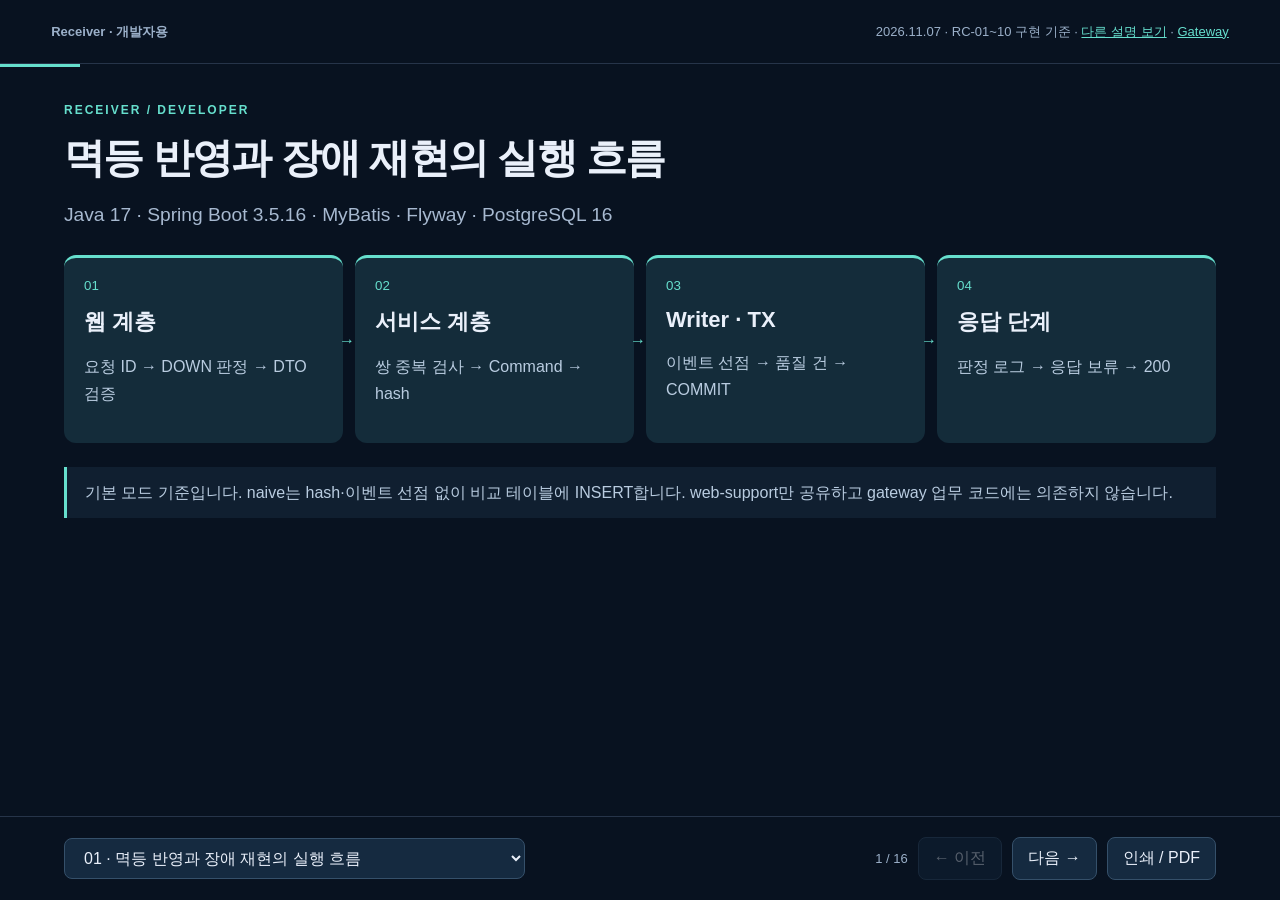
<file: docs/flow/receiver-developer.html>
<!doctype html>
<html lang="ko">
<head>
<meta charset="utf-8">
<meta name="viewport" content="width=device-width,initial-scale=1">
<title>Receiver · 개발자용</title>
<style>*{box-sizing:border-box}body{margin:0;background:#081220;color:#eaf0fa;font-family:-apple-system,BlinkMacSystemFont,"Apple SD Gothic Neo","Malgun Gothic",sans-serif}header{height:64px;padding:0 4vw;display:flex;align-items:center;justify-content:space-between;border-bottom:1px solid #263449;font-size:13px;color:#9bb0c9}a{color:#66dfcd}main{max-width:1440px;margin:auto}.slide{display:none;min-height:calc(100vh - 151px);padding:36px 5vw 28px}.slide.active{display:block}.eyebrow{font-size:12px;letter-spacing:2px;color:#66dfcd;font-weight:700}h1{font-size:clamp(28px,3.4vw,52px);letter-spacing:-1.6px;line-height:1.25;margin:16px 0}p.lead{color:#a7b9d0;font-size:clamp(16px,1.5vw,21px);line-height:1.6;margin:0 0 28px}.cards{display:flex;gap:18px;margin:24px 0}.cards article{flex:1;padding:24px;background:#122237;border:1px solid #294159;border-radius:14px}.cards b{font-size:22px;color:#fff}p{line-height:1.7}article p{color:#b7c9df;margin-bottom:0}.note{border-left:3px solid #66dfcd;padding:12px 18px;background:#101f30;color:#b9cce0;font-size:16px;margin:24px 0 0}.flow{display:flex;gap:12px;margin:24px 0}.flow>div{flex:1;background:#142c3a;padding:20px;border-radius:12px;border-top:3px solid #66dfcd;position:relative}.flow>div+div:before{content:'→';position:absolute;left:-16px;top:40%;color:#66dfcd}.flow small{display:block;color:#66dfcd;margin-bottom:14px}.flow b{font-size:22px}.flow p{font-size:16px;color:#b9cce0}table{width:100%;border-collapse:collapse;font-size:17px;margin:24px 0}th{text-align:left;color:#66dfcd;background:#122c39}th,td{padding:15px 18px;border-bottom:1px solid #2a3c52;line-height:1.5}td{color:#cedcee}pre{background:#0b1d30;border:1px solid #2a3c52;border-radius:12px;padding:22px;line-height:1.65;font-size:clamp(13px,1.35vw,19px);color:#bce5ec;overflow:auto;white-space:pre-wrap}footer{min-height:84px;display:flex;align-items:center;justify-content:space-between;gap:18px;padding:12px 5vw;border-top:1px solid #263449}button,select{border:1px solid #35506a;background:#152a40;color:#eaf0fa;border-radius:8px;padding:10px 15px;font:inherit;cursor:pointer}button:disabled{opacity:.35;cursor:default}button:focus-visible,select:focus-visible,a:focus-visible{outline:3px solid #66dfcd;outline-offset:3px}.progress{height:3px;background:#66dfcd;transition:width .2s}.controls{display:flex;gap:10px;align-items:center}.count{color:#9bb0c9;font-size:13px}select{max-width:36vw}@media(max-width:760px){header{padding:12px 20px;height:auto;gap:12px}.slide{padding:26px 20px}.cards,.flow{flex-direction:column}.flow>div+div:before{display:none}table{font-size:14px}td,th{padding:10px}footer{padding:12px 20px;flex-wrap:wrap}.cards article{padding:18px}select{max-width:80vw}}@media print{@page{size:A4 landscape;margin:8mm}body{background:white;color:#132238}header,footer,.progress{display:none}.slide,.slide.active{display:block;break-after:page;min-height:0;padding:12mm 8mm}.slide:last-child{break-after:auto}h1{font-size:30px;color:#132238}.eyebrow{color:#087c72}.lead,td,article p,.flow p,.note{color:#243950!important}.cards article,.flow>div,.note,pre,th{background:#f0f5f9!important;color:#132238!important}table{font-size:13px}td,th{padding:9px}.cards b{color:#132238}.cards article{padding:16px}pre{font-size:13px}.note{font-size:13px}}@media screen and (min-width:761px){h1{font-size:clamp(28px,3.2vw,46px)}p.lead{font-size:clamp(16px,1.5vw,20px);margin-bottom:22px}pre{font-size:16px;line-height:1.5;padding:18px}table{font-size:16px}td,th{padding:12px 16px}}</style>
</head>
<body>
<header><b>Receiver · 개발자용</b><span>2026.11.07 · RC-01~10 구현 기준 · <a href="receiver-overview.html">다른 설명 보기</a> · <a href="gateway-developer.html">Gateway</a></span></header>
<div class="progress" aria-hidden="true"></div>
<main>
<section class="slide" aria-label="1. 멱등 반영과 장애 재현의 실행 흐름"><div class="eyebrow">RECEIVER / DEVELOPER</div><h1>멱등 반영과 장애 재현의 실행 흐름</h1><p class="lead">Java 17 · Spring Boot 3.5.16 · MyBatis · Flyway · PostgreSQL 16</p><div class="flow"><div><small>01</small><b>웹 계층</b><p>요청 ID → DOWN 판정 → DTO 검증</p></div><div><small>02</small><b>서비스 계층</b><p>쌍 중복 검사 → Command → hash</p></div><div><small>03</small><b>Writer · TX</b><p>이벤트 선점 → 품질 건 → COMMIT</p></div><div><small>04</small><b>응답 단계</b><p>판정 로그 → 응답 보류 → 200</p></div></div><p class="note">기본 모드 기준입니다. naive는 hash·이벤트 선점 없이 비교 테이블에 INSERT합니다. web-support만 공유하고 gateway 업무 코드에는 의존하지 않습니다.</p></section>
<section class="slide" aria-label="2. 의존성 순서대로 RC-01부터 RC-10까지"><div class="eyebrow">01 / IMPLEMENTATION ORDER</div><h1>의존성 순서대로 RC-01부터 RC-10까지</h1><p class="lead">오류 응답을 API 앞에 두고, 장애 주입은 커밋 경계 이후에 연결합니다.</p><table><thead><tr><th scope="col">순서</th><th scope="col">구현 단위</th><th scope="col">핵심 책임</th></tr></thead><tbody><tr><td>1 → 2 → 3</td><td>RC-01 → RC-03 → RC-02</td><td>프로젝트·스키마 → 공통 오류 → API·검증</td></tr><tr><td>4 → 5</td><td>RC-04 → RC-05</td><td>payload_hash → 중복 제거 트랜잭션</td></tr><tr><td>6 → 7 → 8</td><td>RC-06 → RC-07 → RC-08</td><td>장애 설정 → DOWN → 커밋 후 보류</td></tr><tr><td>9 → 10</td><td>RC-09 → RC-10</td><td>naive 비교 → 판정·장애 로그</td></tr></tbody></table><p class="note">quality/web · quality/application · quality/persistence · quality/config · fault · common/error로 책임을 나눕니다.</p></section>
<section class="slide" aria-label="3. Gateway outbox의 JSON을 수신합니다"><div class="eyebrow">02 / HTTP INPUT</div><h1>Gateway outbox의 JSON을 수신합니다</h1><p class="lead">POST /api/v1/quality-events · Content-Type: application/json</p><pre><code>{
  &quot;eventId&quot;: &quot;00000000-0000-0000-0000-000000000001&quot;,
  &quot;source&quot;: {&quot;system&quot;: &quot;diag-gateway&quot;, &quot;resultId&quot;: 42},
  &quot;vin&quot;: &quot;KMHXX00XXXX000001&quot;, &quot;brand&quot;: &quot;A&quot;,
  &quot;occurredAt&quot;: &quot;2026-11-05T23:10:00.000Z&quot;,
  &quot;ecus&quot;: [{&quot;ecuId&quot;: &quot;BMS&quot;, &quot;swVersion&quot;: &quot;1.2&quot;,
            &quot;dtcCodes&quot;: [&quot;P0A80&quot;, &quot;P0AFA&quot;]}]
}</code></pre><p class="note">source의 deviceId·deviceEventId·policyCode와 receivedAt도 받습니다. X-Event-Id와 본문 ID 일치 검사는 하지 않습니다. UUID X-Request-Id는 공통 필터에서 재사용합니다.</p></section>
<section class="slide" aria-label="4. DTO 검증 뒤 ECU·DTC 쌍 중복을 확인합니다"><div class="eyebrow">03 / VALIDATION</div><h1>DTO 검증 뒤 ECU·DTC 쌍 중복을 확인합니다</h1><p class="lead">@Valid QualityEventRequest → CasePairValidator → 400 invalid-request</p><table><thead><tr><th scope="col">필드</th><th scope="col">검증</th></tr></thead><tbody><tr><td>eventId / source.resultId</td><td>UUID 문자열 / 필수 양수 Long</td></tr><tr><td>vin / ecuId / swVersion</td><td>필수·최대 17 / 필수·최대 30 / 선택·최대 30</td></tr><tr><td>occurredAt / receivedAt</td><td>오프셋 필수 ISO 시각 / 선택, 있으면 같은 규칙</td></tr><tr><td>ecus / dtcCodes</td><td>필수 목록, 빈 배열 허용 / DTC 필수 문자열·최대 10</td></tr><tr><td>ECU·DTC 쌍 반복</td><td>두 번째 이후 위치에 DUPLICATE_CASE</td></tr></tbody></table><p class="note">알 수 없는 필드·깨진 JSON·null ECU·숫자 epoch·오프셋 없는 시각은 400입니다. Bean Validation 오류는 중첩 경로로 모두 반환하며, 통과한 요청에 쌍 중복 검사를 수행합니다.</p></section>
<section class="slide" aria-label="5. 객체 키를 정렬하고 원문 시각·배열 순서를 유지합니다"><div class="eyebrow">04 / PAYLOAD HASH</div><h1>객체 키를 정렬하고 원문 시각·배열 순서를 유지합니다</h1><p class="lead">PayloadHasher · 전역 ObjectMapper 설정과 분리한 전용 JsonMapper</p><div class="flow"><div><small>01</small><b>DTO → Map</b><p>모든 깊이의 객체를 Map으로 변환, null 생략</p></div><div><small>02</small><b>정규 JSON</b><p>객체 키 사전순, 공백 없음, 배열 순서 유지</p></div><div><small>03</small><b>SHA-256</b><p>UTF-8 바이트 → 소문자 hex 64자</p></div></div><table><thead><tr><th scope="col">두 요청의 차이</th><th scope="col">hash</th></tr></thead><tbody><tr><td>객체 키 순서 / swVersion null과 생략</td><td>같음</td></tr><tr><td>ECU·DTC 배열 순서 / 고장코드 변경</td><td>다름</td></tr><tr><td>occurredAt의 .000Z ↔ Z / eventId 대소문자</td><td>다름</td></tr></tbody></table><p class="note">Gateway의 진단 결과 정규화와 규칙이 다릅니다. Receiver는 같은 순간으로 시각을 통일하거나 배열을 정렬하지 않습니다. Gateway는 저장한 payload를 그대로 재전송합니다.</p></section>
<section class="slide" aria-label="6. 멱등 키와 품질 건을 별도 테이블로 둡니다"><div class="eyebrow">05 / SCHEMA</div><h1>멱등 키와 품질 건을 별도 테이블로 둡니다</h1><p class="lead">receiver DB · V1__receiver.sql · gateway DB와 독립</p><table><thead><tr><th scope="col">테이블</th><th scope="col">저장 내용</th><th scope="col">제약</th></tr></thead><tbody><tr><td>received_event</td><td>event_id, hash, source_result_id, vin, case_count, received_at</td><td>event_id PK · 건수 ≥ 0 · hash 소문자 hex 64자</td></tr><tr><td>quality_case</td><td>event_id, vin, ecu_id, sw_version, dtc_code, occurred_at</td><td>event_id FK · UNIQUE(event_id, ecu_id, dtc_code)</td></tr><tr><td>quality_case_naive</td><td>event_id, ecu_id, dtc_code, created_at</td><td>id PK · event FK·업무 고유 제약 없음</td></tr></tbody></table><p class="note">quality_case는 event_id 단일 FK를 사용합니다. source_result_id는 Gateway 결과의 논리 참조이며 DB 간 FK는 없습니다. 품질 건은 요청 ECU·DTC를 펼친 CaseRow마다 1행입니다.</p></section>
<section class="slide" aria-label="7. 별도 Writer 빈에서 이벤트와 품질 건을 원자적으로 저장합니다"><div class="eyebrow">06 / TRANSACTION</div><h1>별도 Writer 빈에서 이벤트와 품질 건을 원자적으로 저장합니다</h1><p class="lead">QualityEventService → QualityEventWriter.apply → MyBatis Mapper</p><pre><code>INSERT INTO received_event
    (event_id, payload_hash, source_result_id, vin, case_count)
VALUES (#{eventId}::uuid, #{payloadHash}, #{sourceResultId}, #{vin}, #{caseCount})
ON CONFLICT (event_id) DO NOTHING
RETURNING event_id::text;</code></pre><div class="cards"><article><b>신규 · RETURNING 1행</b><p>품질 건 일괄 INSERT → APPLIED. 빈 CaseRow 목록이면 INSERT를 생략합니다.</p></article><article><b>기존 · RETURNING 0행</b><p>저장 hash·case_count 조회 → DUPLICATE 또는 CONFLICT.</p></article></div><p class="note">@Transactional(rollbackFor = Exception.class). INSERT 실패 또는 영향 행 수 불일치 시 전체 롤백합니다. RETURNING은 MyBatis select의 affectData=true·flushCache=true로 처리합니다.</p></section>
<section class="slide" aria-label="8. 동시에 같은 이벤트가 와도 신규 반영은 한 번입니다"><div class="eyebrow">07 / CONCURRENCY</div><h1>동시에 같은 이벤트가 와도 신규 반영은 한 번입니다</h1><p class="lead">PostgreSQL PK 경합 + READ COMMITTED의 문장별 가시성</p><table><thead><tr><th scope="col">요청 A</th><th scope="col">요청 B</th></tr></thead><tbody><tr><td>received_event INSERT 성공</td><td>같은 PK의 INSERT에서 A 트랜잭션 종료 대기</td></tr><tr><td>품질 건 저장 → COMMIT</td><td>ON CONFLICT DO NOTHING → RETURNING 0행</td></tr><tr><td>APPLIED</td><td>다음 SELECT로 커밋된 hash 조회 → DUPLICATE</td></tr></tbody></table><p class="note">A가 롤백하면 B가 신규 INSERT를 수행합니다. 내용이 다르면 뒤 요청은 CONFLICT입니다. 동시 10건 테스트에서 APPLIED 1·DUPLICATE 9·품질 건 3행을 확인했습니다.</p></section>
<section class="slide" aria-label="9. 신규와 중복은 200, 내용 충돌은 409입니다"><div class="eyebrow">08 / HTTP OUTPUT</div><h1>신규와 중복은 200, 내용 충돌은 409입니다</h1><p class="lead">성공은 ApiResponse, 오류는 web-support의 RFC 9457 ProblemDetail</p><pre><code>200 application/json
{&quot;data&quot;:{&quot;eventId&quot;:&quot;...&quot;,&quot;result&quot;:&quot;APPLIED&quot;,&quot;caseCount&quot;:3}}

409 application/problem+json
{&quot;type&quot;:&quot;urn:diag-receiver:error:event-conflict&quot;,
 &quot;status&quot;:409,&quot;requestId&quot;:&quot;...&quot;,&quot;errors&quot;:[], ...}</code></pre><table><thead><tr><th scope="col">상황</th><th scope="col">반환</th></tr></thead><tbody><tr><td>동일 ID·동일 hash</td><td>200 DUPLICATE · 저장된 case_count</td></tr><tr><td>동일 ID·다른 hash</td><td>409 EVENT_CONFLICT · 기존 데이터 유지</td></tr><tr><td>형식·쌍 중복 / DOWN / 예상 밖 DB 오류</td><td>400 / 503 / 500</td></tr></tbody></table><p class="note">eventId는 요청 문자열을 반환합니다. Gateway는 응답 상태 코드로 분류하며, 409는 NON_RETRYABLE, 5xx는 RETRYABLE입니다.</p></section>
<section class="slide" aria-label="10. chaos 프로필에서만 장애 설정 API를 엽니다"><div class="eyebrow">09 / FAULT CONFIG</div><h1>chaos 프로필에서만 장애 설정 API를 엽니다</h1><p class="lead">POST /admin/faults → AtomicReference&lt;FaultConfig&gt;</p><pre><code>{&quot;mode&quot;:&quot;DROP_AFTER_COMMIT&quot;,&quot;holdMs&quot;:15000}
→ 200 {&quot;data&quot;:{&quot;mode&quot;:&quot;DROP_AFTER_COMMIT&quot;,&quot;holdMs&quot;:15000}}

{&quot;mode&quot;:&quot;NONE&quot;}
→ 200 {&quot;data&quot;:{&quot;mode&quot;:&quot;NONE&quot;,&quot;holdMs&quot;:15000}}</code></pre><table><thead><tr><th scope="col">설정</th><th scope="col">계약</th></tr></thead><tbody><tr><td>mode</td><td>NONE / DOWN / DROP_AFTER_COMMIT · 필수</td></tr><tr><td>holdMs</td><td>생략 시 15000 · 0~60000</td></tr><tr><td>수명과 적용 범위</td><td>프로세스 메모리 · 이후 대상 요청 전체에 적용</td></tr><tr><td>잘못된 입력 / 비 chaos</td><td>400, 기존 상태 유지 / API 404</td></tr></tbody></table><p class="note">FaultState는 항상 존재하고 초기값은 NONE입니다. FaultController와 FaultWebConfig만 chaos 전용입니다. GET 설정 조회 API는 없습니다.</p></section>
<section class="slide" aria-label="11. 인터셉터가 본문 파싱 전에 503으로 거절합니다"><div class="eyebrow">10 / DOWN</div><h1>인터셉터가 본문 파싱 전에 503으로 거절합니다</h1><p class="lead">FaultWebConfig → FaultInterceptor.preHandle</p><div class="flow"><div><small>01</small><b>RequestIdFilter</b><p>요청 UUID를 MDC와 응답 헤더에 설정</p></div><div><small>02</small><b>FaultInterceptor</b><p>DOWN이면 SERVICE_UNAVAILABLE 예외</p></div><div><small>03</small><b>GlobalExceptionHandler</b><p>503 application/problem+json 응답</p></div></div><div class="cards"><article><b>적용 경로</b><p>/api/v1/quality-events에만 등록합니다. 깨진 JSON도 DOWN이면 503입니다.</p></article><article><b>복구 경로</b><p>/admin/faults와 /actuator/health는 계속 동작합니다. NONE 전환 후 정상 반영합니다.</p></article></div><p class="note">DTO 바인딩·서비스·DB 쓰기는 실행하지 않습니다. 서블릿 필터 대신 MVC 인터셉터를 사용해 공통 예외 처리기를 그대로 활용합니다.</p></section>
<section class="slide" aria-label="12. 커밋 완료 후 성공 응답을 보류합니다"><div class="eyebrow">11 / DROP AFTER COMMIT</div><h1>커밋 완료 후 성공 응답을 보류합니다</h1><p class="lead">Writer TX 반환 → 충돌 판정 → 판정 로그 → FaultState.awaitIfDropAfterCommit</p><table><thead><tr><th scope="col">단계</th><th scope="col">동작</th></tr></thead><tbody><tr><td>Writer 반환</td><td>트랜잭션 COMMIT 완료, DB 커넥션 반환</td></tr><tr><td>CONFLICT</td><td>409 예외 → 보류하지 않음</td></tr><tr><td>APPLIED / DUPLICATE</td><td>판정 로그 → 설정 스냅샷의 holdMs만큼 대기</td></tr><tr><td>응답</td><td>대기가 끝나면 200, 클라이언트가 이미 타임아웃했을 수 있음</td></tr></tbody></table><p class="note">기본 holdMs 15초 &gt; Gateway read-timeout 5초. 활성 트랜잭션 안에서 호출하면 IllegalStateException입니다. 인터럽트는 플래그를 복원하며, NONE 전환은 이미 시작한 대기를 취소하지 않습니다.</p></section>
<section class="slide" aria-label="13. naive에서는 선점과 hash 비교 없이 반복 INSERT합니다"><div class="eyebrow">12 / NAIVE COMPARE</div><h1>naive에서는 선점과 hash 비교 없이 반복 INSERT합니다</h1><p class="lead">receiver.compare.naive-insert=true · 기본값 false</p><div class="flow"><div><small>01</small><b>공통 검증</b><p>DTO·ECU/DTC 쌍 중복 검사는 유지</p></div><div><small>02</small><b>applyNaive · TX</b><p>quality_case_naive에만 INSERT, 항상 APPLIED</p></div><div><small>03</small><b>공통 응답 단계</b><p>판정 로그와 커밋 후 보류를 동일 적용</p></div></div><pre><code>SELECT count(*) FROM (
    SELECT 1 FROM quality_case_naive
    GROUP BY event_id, ecu_id, dtc_code HAVING count(*) &gt;= 2
) g;</code></pre><p class="note">3개 품질 건 이벤트를 3회 전송하면 naive 9행·중복 그룹 3개, 기본 모드 3행·중복 그룹 0개입니다. 응답 유실 후 재전송에서도 naive는 APPLIED로 3행을 추가합니다.</p></section>
<section class="slide" aria-label="14. 커밋 판정은 응답 보류 전에 기록합니다"><div class="eyebrow">13 / LOGS &amp; MDC</div><h1>커밋 판정은 응답 보류 전에 기록합니다</h1><p class="lead">requestId = Gateway claimToken · eventId = 품질 이벤트 UUID</p><table><thead><tr><th scope="col">로그</th><th scope="col">레벨·필드</th></tr></thead><tbody><tr><td>QUALITY_APPLIED</td><td>INFO · caseCount · 비교 모드면 naive=true</td></tr><tr><td>QUALITY_DUPLICATE</td><td>INFO · 저장된 caseCount</td></tr><tr><td>QUALITY_CONFLICT</td><td>WARN · 409 예외 전</td></tr><tr><td>FAULT_APPLIED</td><td>INFO · mode=DOWN 또는 mode=DROP_AFTER_COMMIT holdMs=...</td></tr></tbody></table><p class="note">판정 로그는 요청당 한 줄입니다. 컨트롤러 finally에서 eventId를 제거하고 공통 필터는 requestId를 복원합니다. DOWN은 본문을 읽지 않아 eventId가 비어 있습니다. 판정 로그에 VIN·payload를 넣지 않습니다.</p></section>
<section class="slide" aria-label="15. Receiver 전용 DB와 환경변수로 실행합니다"><div class="eyebrow">14 / CONFIG &amp; START</div><h1>Receiver 전용 DB와 환경변수로 실행합니다</h1><p class="lead">기본 포트 8081 · localhost:5432/receiver · receiver / receiver-local</p><pre><code>docker compose up -d --wait postgres
./gradlew :receiver:bootRun --args=&#x27;--spring.profiles.active=chaos&#x27;

# naive 비교 실행 시 위 프로세스를 종료하고 설정을 추가해 재기동
./gradlew :receiver:bootRun --args=&#x27;--spring.profiles.active=chaos --receiver.compare.naive-insert=true&#x27;

# 기존 볼륨에 receiver DB·계정을 한 번 추가
# 먼저 Compose의 변경된 마운트·환경변수를 up으로 적용
docker compose exec postgres bash /docker-entrypoint-initdb.d/01-create-receiver-db.sh</code></pre><p class="note">RECEIVER_DB_URL·RECEIVER_DB_USERNAME·RECEIVER_DB_PASSWORD·RECEIVER_PORT로 변경합니다. 빈 볼륨은 init 스크립트로 자동 생성합니다. Hikari 최대 10개·연결 대기 3초, Flyway V1을 기동 시 적용합니다.</p></section>
<section class="slide" aria-label="16. DB·실패 경계·로그를 실제 동작으로 검증합니다"><div class="eyebrow">15 / VERIFICATION</div><h1>DB·실패 경계·로그를 실제 동작으로 검증합니다</h1><p class="lead">2026.11.07 · 단위 9건 + 통합 25건 통과</p><div class="cards"><article><b>단위 테스트</b><p>정규 JSON·hash, DTO·쌍 중복, 설정 기본값, TX 내부 대기 금지·인터럽트 복원·MDC 정리.</p></article><article><b>PostgreSQL·HTTP</b><p>스키마·제약, 10건 동시 수신, 롤백·행 수 불일치, DOWN·커밋 후 타임아웃·재전송·naive.</p></article><article><b>계약·환경</b><p>MockMvc 오류·장애 API, 로그와 상관 ID, 임시 Compose의 기본·따옴표 비밀번호와 JAR health.</p></article></div><pre><code>./gradlew :receiver:test :receiver:integrationTest
./gradlew :receiver:build</code></pre><p class="note">단위 테스트는 Docker 없이 실행합니다. DB 통합 테스트는 Testcontainers PostgreSQL 16을 사용하며 매 테스트마다 테이블·장애 상태를 초기화합니다. 전체 Gateway↔Receiver 시나리오 검증은 별도 범위입니다.</p><p><a href="../plan/receiver/03-receiver-design/README.md">구현 현황·검증 기록</a> · <a href="../db/receiver-db.md">DB 설계</a> · <a href="../../README.md">실행 안내</a></p></section>
</main>
<footer><select aria-label="슬라이드 선택"><option value="0">01 · 멱등 반영과 장애 재현의 실행 흐름</option><option value="1">02 · 의존성 순서대로 RC-01부터 RC-10까지</option><option value="2">03 · Gateway outbox의 JSON을 수신합니다</option><option value="3">04 · DTO 검증 뒤 ECU·DTC 쌍 중복을 확인합니다</option><option value="4">05 · 객체 키를 정렬하고 원문 시각·배열 순서를 유지합니다</option><option value="5">06 · 멱등 키와 품질 건을 별도 테이블로 둡니다</option><option value="6">07 · 별도 Writer 빈에서 이벤트와 품질 건을 원자적으로 저장합니다</option><option value="7">08 · 동시에 같은 이벤트가 와도 신규 반영은 한 번입니다</option><option value="8">09 · 신규와 중복은 200, 내용 충돌은 409입니다</option><option value="9">10 · chaos 프로필에서만 장애 설정 API를 엽니다</option><option value="10">11 · 인터셉터가 본문 파싱 전에 503으로 거절합니다</option><option value="11">12 · 커밋 완료 후 성공 응답을 보류합니다</option><option value="12">13 · naive에서는 선점과 hash 비교 없이 반복 INSERT합니다</option><option value="13">14 · 커밋 판정은 응답 보류 전에 기록합니다</option><option value="14">15 · Receiver 전용 DB와 환경변수로 실행합니다</option><option value="15">16 · DB·실패 경계·로그를 실제 동작으로 검증합니다</option></select><div class="controls"><span class="count" aria-live="polite"></span><button id="prev" aria-label="이전 슬라이드">← 이전</button><button id="next" aria-label="다음 슬라이드">다음 →</button><button id="print">인쇄 / PDF</button></div></footer>
<script>const slides=[...document.querySelectorAll('.slide')], picker=document.querySelector('select');let current=0;function show(i){current=Math.max(0,Math.min(slides.length-1,i));slides.forEach((s,j)=>{s.classList.toggle('active',j===current);s.setAttribute('aria-hidden',j!==current)});picker.value=current;document.querySelector('.count').textContent=`${current+1} / ${slides.length}`;document.querySelector('#prev').disabled=current===0;document.querySelector('#next').disabled=current===slides.length-1;document.querySelector('.progress').style.width=`${(current+1)/slides.length*100}%`;history.replaceState(null,'',`#${current+1}`);window.scrollTo(0,0)}document.querySelector('#prev').onclick=()=>show(current-1);document.querySelector('#next').onclick=()=>show(current+1);picker.onchange=()=>show(Number(picker.value));document.querySelector('#print').onclick=()=>window.print();document.addEventListener('keydown',e=>{if(['SELECT','INPUT','TEXTAREA'].includes(e.target.tagName))return;if(['ArrowRight','PageDown',' '].includes(e.key)){e.preventDefault();show(current+1)}if(['ArrowLeft','PageUp'].includes(e.key)){e.preventDefault();show(current-1)}if(e.key==='Home')show(0);if(e.key==='End')show(slides.length-1)});show((parseInt(location.hash.slice(1))||1)-1);</script>
</body>
</html>
</file>
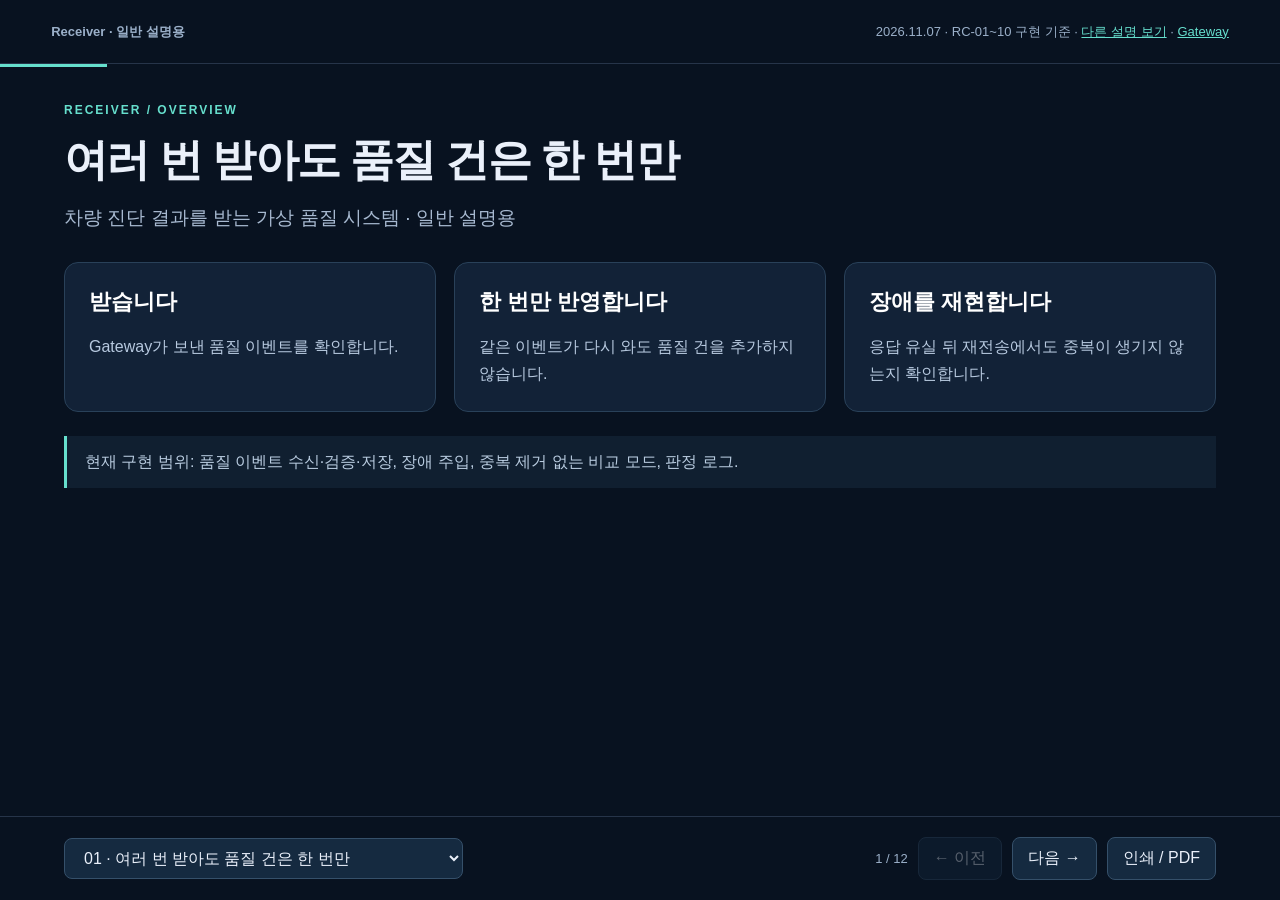
<file: docs/flow/receiver-overview.html>
<!doctype html>
<html lang="ko">
<head>
<meta charset="utf-8">
<meta name="viewport" content="width=device-width,initial-scale=1">
<title>Receiver · 일반 설명용</title>
<style>*{box-sizing:border-box}body{margin:0;background:#081220;color:#eaf0fa;font-family:-apple-system,BlinkMacSystemFont,"Apple SD Gothic Neo","Malgun Gothic",sans-serif}header{height:64px;padding:0 4vw;display:flex;align-items:center;justify-content:space-between;border-bottom:1px solid #263449;font-size:13px;color:#9bb0c9}a{color:#66dfcd}main{max-width:1440px;margin:auto}.slide{display:none;min-height:calc(100vh - 151px);padding:36px 5vw 28px}.slide.active{display:block}.eyebrow{font-size:12px;letter-spacing:2px;color:#66dfcd;font-weight:700}h1{font-size:clamp(28px,3.4vw,52px);letter-spacing:-1.6px;line-height:1.25;margin:16px 0}p.lead{color:#a7b9d0;font-size:clamp(16px,1.5vw,21px);line-height:1.6;margin:0 0 28px}.cards{display:flex;gap:18px;margin:24px 0}.cards article{flex:1;padding:24px;background:#122237;border:1px solid #294159;border-radius:14px}.cards b{font-size:22px;color:#fff}p{line-height:1.7}article p{color:#b7c9df;margin-bottom:0}.note{border-left:3px solid #66dfcd;padding:12px 18px;background:#101f30;color:#b9cce0;font-size:16px;margin:24px 0 0}.flow{display:flex;gap:12px;margin:24px 0}.flow>div{flex:1;background:#142c3a;padding:20px;border-radius:12px;border-top:3px solid #66dfcd;position:relative}.flow>div+div:before{content:'→';position:absolute;left:-16px;top:40%;color:#66dfcd}.flow small{display:block;color:#66dfcd;margin-bottom:14px}.flow b{font-size:22px}.flow p{font-size:16px;color:#b9cce0}table{width:100%;border-collapse:collapse;font-size:17px;margin:24px 0}th{text-align:left;color:#66dfcd;background:#122c39}th,td{padding:15px 18px;border-bottom:1px solid #2a3c52;line-height:1.5}td{color:#cedcee}pre{background:#0b1d30;border:1px solid #2a3c52;border-radius:12px;padding:22px;line-height:1.65;font-size:clamp(13px,1.35vw,19px);color:#bce5ec;overflow:auto;white-space:pre-wrap}footer{min-height:84px;display:flex;align-items:center;justify-content:space-between;gap:18px;padding:12px 5vw;border-top:1px solid #263449}button,select{border:1px solid #35506a;background:#152a40;color:#eaf0fa;border-radius:8px;padding:10px 15px;font:inherit;cursor:pointer}button:disabled{opacity:.35;cursor:default}button:focus-visible,select:focus-visible,a:focus-visible{outline:3px solid #66dfcd;outline-offset:3px}.progress{height:3px;background:#66dfcd;transition:width .2s}.controls{display:flex;gap:10px;align-items:center}.count{color:#9bb0c9;font-size:13px}select{max-width:36vw}@media(max-width:760px){header{padding:12px 20px;height:auto;gap:12px}.slide{padding:26px 20px}.cards,.flow{flex-direction:column}.flow>div+div:before{display:none}table{font-size:14px}td,th{padding:10px}footer{padding:12px 20px;flex-wrap:wrap}.cards article{padding:18px}select{max-width:80vw}}@media print{@page{size:A4 landscape;margin:8mm}body{background:white;color:#132238}header,footer,.progress{display:none}.slide,.slide.active{display:block;break-after:page;min-height:0;padding:12mm 8mm}.slide:last-child{break-after:auto}h1{font-size:30px;color:#132238}.eyebrow{color:#087c72}.lead,td,article p,.flow p,.note{color:#243950!important}.cards article,.flow>div,.note,pre,th{background:#f0f5f9!important;color:#132238!important}table{font-size:13px}td,th{padding:9px}.cards b{color:#132238}.cards article{padding:16px}pre{font-size:13px}.note{font-size:13px}}</style>
</head>
<body>
<header><b>Receiver · 일반 설명용</b><span>2026.11.07 · RC-01~10 구현 기준 · <a href="receiver-developer.html">다른 설명 보기</a> · <a href="gateway-overview.html">Gateway</a></span></header>
<div class="progress" aria-hidden="true"></div>
<main>
<section class="slide" aria-label="1. 여러 번 받아도 품질 건은 한 번만"><div class="eyebrow">RECEIVER / OVERVIEW</div><h1>여러 번 받아도 품질 건은 한 번만</h1><p class="lead">차량 진단 결과를 받는 가상 품질 시스템 · 일반 설명용</p><div class="cards"><article><b>받습니다</b><p>Gateway가 보낸 품질 이벤트를 확인합니다.</p></article><article><b>한 번만 반영합니다</b><p>같은 이벤트가 다시 와도 품질 건을 추가하지 않습니다.</p></article><article><b>장애를 재현합니다</b><p>응답 유실 뒤 재전송에서도 중복이 생기지 않는지 확인합니다.</p></article></div><p class="note">현재 구현 범위: 품질 이벤트 수신·검증·저장, 장애 주입, 중복 제거 없는 비교 모드, 판정 로그.</p></section>
<section class="slide" aria-label="2. Gateway의 전송을 Receiver가 마무리합니다"><div class="eyebrow">01 / BIG PICTURE</div><h1>Gateway의 전송을 Receiver가 마무리합니다</h1><p class="lead">두 서비스는 HTTP로 통신하고 각자의 데이터베이스를 사용합니다.</p><div class="flow"><div><small>01</small><b>Gateway</b><p>보관한 이벤트를 같은 ID로 전송합니다.</p></div><div><small>02</small><b>Receiver</b><p>이벤트를 확인하고 품질 건을 저장합니다.</p></div><div><small>03</small><b>응답</b><p>반영 완료 또는 이미 반영된 이벤트임을 알려줍니다.</p></div></div><p class="note">Gateway는 보내는 일을, Receiver는 받은 이벤트를 한 번만 반영하는 일을 담당합니다.</p></section>
<section class="slide" aria-label="3. 고장코드 하나가 품질 건 하나가 됩니다"><div class="eyebrow">02 / QUALITY CASE</div><h1>고장코드 하나가 품질 건 하나가 됩니다</h1><p class="lead">ECU는 차량 제어기, DTC는 제어기가 관측한 고장코드입니다.</p><table><thead><tr><th scope="col">ECU</th><th scope="col">전달된 고장코드</th><th scope="col">생성되는 품질 건</th></tr></thead><tbody><tr><td>BMS</td><td>P0A80, P0AFA</td><td>2건</td></tr><tr><td>VCU</td><td>P0001</td><td>1건</td></tr><tr><td>합계</td><td>이벤트 1개</td><td>3건</td></tr></tbody></table><p class="note">품질 건에는 차량·ECU·소프트웨어 버전·고장코드·진단 시각을 저장합니다. 고장코드가 없으면 생성 건수는 0입니다.</p></section>
<section class="slide" aria-label="4. 저장할 수 없는 요청은 먼저 안내합니다"><div class="eyebrow">03 / VALIDATION</div><h1>저장할 수 없는 요청은 먼저 안내합니다</h1><p class="lead">잘못된 요청은 400 응답으로 반환합니다.</p><div class="cards"><article><b>필수 값과 형식</b><p>이벤트 ID, 차대번호, 진단 시각, ECU와 고장코드 목록 등을 확인합니다.</p></article><article><b>저장 길이</b><p>차대번호 최대 17자, ECU·버전 최대 30자, 고장코드 최대 10자입니다.</p></article><article><b>중복 품질 건</b><p>같은 이벤트 안에 같은 ECU·고장코드 쌍이 반복되면 거절합니다.</p></article></div><p class="note">소프트웨어 버전은 생략할 수 있습니다. 형식 검증 위반은 위치를 모아 안내하고, ECU·고장코드 쌍 중복은 그다음 단계에서 확인합니다.</p></section>
<section class="slide" aria-label="5. 신규·중복·충돌을 구분합니다"><div class="eyebrow">04 / THREE OUTCOMES</div><h1>신규·중복·충돌을 구분합니다</h1><p class="lead">Receiver는 전송 이벤트 ID와 내용 확인값으로 판단합니다.</p><table><thead><tr><th scope="col">상황</th><th scope="col">응답</th><th scope="col">저장 결과</th></tr></thead><tbody><tr><td>처음 받는 이벤트 ID</td><td>200 · APPLIED</td><td>이벤트와 품질 건 저장</td></tr><tr><td>같은 ID + 같은 내용</td><td>200 · DUPLICATE</td><td>기존 품질 건 유지</td></tr><tr><td>같은 ID + 다른 내용</td><td>409 · 충돌</td><td>기존 품질 건 유지</td></tr></tbody></table><p class="note">APPLIED와 DUPLICATE 모두 Gateway에 반영 완료를 확인해 주는 응답입니다. 중복 응답에는 처음 저장한 품질 건수를 돌려줍니다.</p></section>
<section class="slide" aria-label="6. 이벤트 기록과 품질 건을 함께 저장합니다"><div class="eyebrow">05 / ATOMIC SAVE</div><h1>이벤트 기록과 품질 건을 함께 저장합니다</h1><p class="lead">한쪽만 저장된 상태가 남지 않도록 같은 트랜잭션으로 처리합니다.</p><div class="flow"><div><small>01</small><b>이벤트 기록</b><p>처음 받은 이벤트인지 확인합니다.</p></div><div><small>02</small><b>품질 건 저장</b><p>ECU·고장코드별 품질 건을 만듭니다.</p></div><div><small>03</small><b>함께 확정</b><p>모두 성공하면 반영 완료를 응답합니다.</p></div></div><p class="note">품질 건 저장에 실패하면 이번 이벤트 기록도 취소합니다. 동시에 같은 이벤트가 10번 와도 신규 반영은 1번입니다.</p></section>
<section class="slide" aria-label="7. 응답을 못 받아도 이미 저장됐을 수 있습니다"><div class="eyebrow">06 / RESPONSE LOSS</div><h1>응답을 못 받아도 이미 저장됐을 수 있습니다</h1><p class="lead">전송 실패처럼 보여도 Receiver의 반영은 끝난 상황을 재현합니다.</p><table><thead><tr><th scope="col">순서</th><th scope="col">일어나는 일</th><th scope="col">품질 건수</th></tr></thead><tbody><tr><td>1</td><td>Receiver가 이벤트와 품질 건을 저장</td><td>3건</td></tr><tr><td>2</td><td>저장은 완료했지만 응답을 보류 → Gateway 타임아웃</td><td>3건</td></tr><tr><td>3</td><td>보류를 해제한 뒤 같은 이벤트를 재전송</td><td>3건</td></tr><tr><td>4</td><td>Receiver가 DUPLICATE로 확인</td><td>3건 유지</td></tr></tbody></table><p class="note">클라이언트의 타임아웃은 반영 실패를 뜻하지 않습니다. 같은 이벤트 ID로 재전송하면 추가 반영 없이 완료를 확인합니다.</p></section>
<section class="slide" aria-label="8. 장애 모드를 바꾸어 동작을 확인합니다"><div class="eyebrow">07 / FAULT MODES</div><h1>장애 모드를 바꾸어 동작을 확인합니다</h1><p class="lead">장애 설정 API는 chaos 프로필에서만 사용할 수 있습니다.</p><table><thead><tr><th scope="col">모드</th><th scope="col">품질 이벤트 처리</th><th scope="col">DB 변화</th></tr></thead><tbody><tr><td>NONE</td><td>정상 처리</td><td>신규 이벤트만 반영</td></tr><tr><td>DOWN</td><td>본문을 읽기 전에 503 반환</td><td>없음</td></tr><tr><td>DROP_AFTER_COMMIT</td><td>반영 후 성공 응답을 일정 시간 보류</td><td>커밋 완료</td></tr></tbody></table><p class="note">DOWN 중에도 health 확인과 장애 설정 변경은 가능합니다. 기본 보류 시간은 15초이며, 설정을 바꾸어도 이미 시작한 보류는 끝까지 진행합니다.</p></section>
<section class="slide" aria-label="9. 중복 제거가 없으면 재전송마다 쌓입니다"><div class="eyebrow">08 / CONTROL GROUP</div><h1>중복 제거가 없으면 재전송마다 쌓입니다</h1><p class="lead">같은 이벤트에 품질 건 3개가 있고, 이를 3번 보낸 비교입니다.</p><table><thead><tr><th scope="col">모드</th><th scope="col">매 요청의 결과</th><th scope="col">최종 품질 건</th><th scope="col">중복 그룹</th></tr></thead><tbody><tr><td>기본 모드</td><td>APPLIED → DUPLICATE → DUPLICATE</td><td>3행</td><td>0개</td></tr><tr><td>naive 비교 모드</td><td>APPLIED → APPLIED → APPLIED</td><td>9행</td><td>3개</td></tr></tbody></table><p class="note">naive는 중복 제거 없는 비교 실험용 설정입니다. 검증과 장애 처리는 같으며, 별도 비교 테이블에 저장합니다.</p></section>
<section class="slide" aria-label="10. 요청 ID로 반영 결과를 찾습니다"><div class="eyebrow">09 / TRACEABILITY</div><h1>요청 ID로 반영 결과를 찾습니다</h1><p class="lead">같은 이벤트를 재전송해도 요청마다 시도를 구분할 수 있습니다.</p><div class="cards"><article><b>eventId</b><p>어떤 전송 이벤트인지 식별합니다. 재전송에서도 같은 값을 씁니다.</p></article><article><b>requestId</b><p>이번 요청을 식별합니다. Gateway가 보낸 UUID를 그대로 사용합니다.</p></article><article><b>판정 로그</b><p>반영·중복·충돌과 적용한 장애 모드를 기록합니다.</p></article></div><p class="note">판정 로그에는 차량 차대번호와 요청 본문을 남기지 않습니다. DOWN은 본문을 읽지 않아 eventId가 비어 있습니다.</p></section>
<section class="slide" aria-label="11. 동시 요청과 응답 유실까지 검증했습니다"><div class="eyebrow">10 / VERIFICATION</div><h1>동시 요청과 응답 유실까지 검증했습니다</h1><p class="lead">2026.11.07 기준 · 단위 테스트 9건, 통합 테스트 25건 통과</p><div class="cards"><article><b>반영의 정확성</b><p>신규·중복·충돌·빈 목록과 DB 제약을 확인했습니다.</p></article><article><b>실패 시 정합성</b><p>동시 10건, 저장 실패 롤백, 커밋 후 타임아웃과 재전송을 확인했습니다.</p></article><article><b>비교와 관측</b><p>naive 중복 누적, 장애 모드 격리, 로그와 요청 ID 연결을 확인했습니다.</p></article></div><p class="note">Receiver 자체의 HTTP·DB 검증 결과입니다. Gateway와 실제 Receiver를 묶은 전체 시나리오 검증은 별도 범위입니다.</p></section>
<section class="slide" aria-label="12. 로컬에서 실행하고 확인합니다"><div class="eyebrow">11 / START</div><h1>로컬에서 실행하고 확인합니다</h1><p class="lead">Java 17과 Docker가 필요합니다. 기본 포트는 8081입니다.</p><pre><code>docker compose up -d --wait postgres
./gradlew :receiver:bootRun

# 상태 확인
# http://localhost:8081/actuator/health

# 장애 실험용 실행
./gradlew :receiver:bootRun --args=&#x27;--spring.profiles.active=chaos&#x27;</code></pre><p class="note">Compose는 빈 볼륨에서 receiver DB를 생성합니다. 기존 볼륨에 DB를 추가하는 방법은 루트 README, 상세 동작은 개발자용 자료를 참고하세요.</p><p><a href="../../README.md">실행 안내</a> · <a href="receiver-developer.html">개발자용 자료</a> · <a href="../plan/receiver/03-receiver-design/README.md">구현 현황</a></p></section>
</main>
<footer><select aria-label="슬라이드 선택"><option value="0">01 · 여러 번 받아도 품질 건은 한 번만</option><option value="1">02 · Gateway의 전송을 Receiver가 마무리합니다</option><option value="2">03 · 고장코드 하나가 품질 건 하나가 됩니다</option><option value="3">04 · 저장할 수 없는 요청은 먼저 안내합니다</option><option value="4">05 · 신규·중복·충돌을 구분합니다</option><option value="5">06 · 이벤트 기록과 품질 건을 함께 저장합니다</option><option value="6">07 · 응답을 못 받아도 이미 저장됐을 수 있습니다</option><option value="7">08 · 장애 모드를 바꾸어 동작을 확인합니다</option><option value="8">09 · 중복 제거가 없으면 재전송마다 쌓입니다</option><option value="9">10 · 요청 ID로 반영 결과를 찾습니다</option><option value="10">11 · 동시 요청과 응답 유실까지 검증했습니다</option><option value="11">12 · 로컬에서 실행하고 확인합니다</option></select><div class="controls"><span class="count" aria-live="polite"></span><button id="prev" aria-label="이전 슬라이드">← 이전</button><button id="next" aria-label="다음 슬라이드">다음 →</button><button id="print">인쇄 / PDF</button></div></footer>
<script>const slides=[...document.querySelectorAll('.slide')], picker=document.querySelector('select');let current=0;function show(i){current=Math.max(0,Math.min(slides.length-1,i));slides.forEach((s,j)=>{s.classList.toggle('active',j===current);s.setAttribute('aria-hidden',j!==current)});picker.value=current;document.querySelector('.count').textContent=`${current+1} / ${slides.length}`;document.querySelector('#prev').disabled=current===0;document.querySelector('#next').disabled=current===slides.length-1;document.querySelector('.progress').style.width=`${(current+1)/slides.length*100}%`;history.replaceState(null,'',`#${current+1}`);window.scrollTo(0,0)}document.querySelector('#prev').onclick=()=>show(current-1);document.querySelector('#next').onclick=()=>show(current+1);picker.onchange=()=>show(Number(picker.value));document.querySelector('#print').onclick=()=>window.print();document.addEventListener('keydown',e=>{if(['SELECT','INPUT','TEXTAREA'].includes(e.target.tagName))return;if(['ArrowRight','PageDown',' '].includes(e.key)){e.preventDefault();show(current+1)}if(['ArrowLeft','PageUp'].includes(e.key)){e.preventDefault();show(current-1)}if(e.key==='Home')show(0);if(e.key==='End')show(slides.length-1)});show((parseInt(location.hash.slice(1))||1)-1);</script>
</body>
</html>
</file>
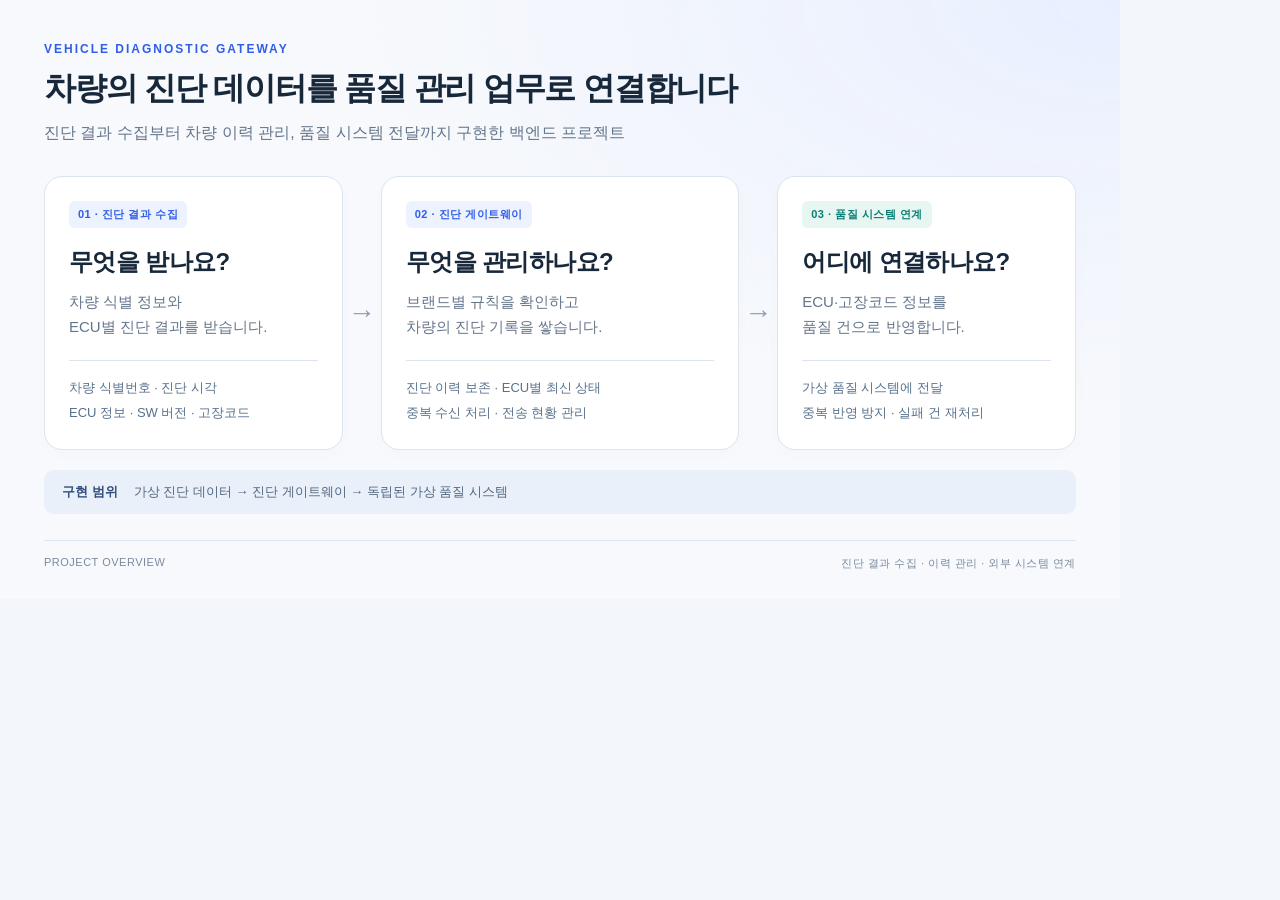
<file: docs/assets/readme/diagrams.html>
<!doctype html>
<html lang="ko">
<head>
<meta charset="utf-8">
<meta name="viewport" content="width=device-width, initial-scale=1">
<title>Vehicle Diagnostic Gateway · README Diagrams</title>
<style>
:root{--ink:#18283b;--muted:#64758b;--line:#dbe4ef;--blue:#315ee8;--teal:#087f75;--amber:#a36513}
*{box-sizing:border-box}body{margin:0;background:#f3f6fb;color:var(--ink);font-family:-apple-system,BlinkMacSystemFont,"Apple SD Gothic Neo","Noto Sans KR",sans-serif;-webkit-font-smoothing:antialiased}.canvas{width:1120px;padding:42px 44px 28px;background:radial-gradient(ellipse at top right,#e9efff 0,transparent 48%),#f7f9fc;display:none}.canvas.active{display:block}.eyebrow{font-size:12px;font-weight:800;letter-spacing:2px;color:var(--blue);margin-bottom:12px}h1{font-size:32px;letter-spacing:-1.2px;margin:0 0 12px;line-height:1.25}p{margin:0;color:var(--muted);font-size:16px;line-height:1.65}.header{margin-bottom:30px}.footer{border-top:1px solid var(--line);margin-top:26px;padding-top:15px;display:flex;justify-content:space-between;color:#7b8a9d;font-size:11px;letter-spacing:.5px}.panel{background:white;border:1px solid var(--line);border-radius:18px;padding:24px;box-shadow:0 5px 18px #142a4d04}.tag{display:inline-block;padding:6px 9px;font-size:11px;font-weight:800;border-radius:6px;background:#edf2ff;color:var(--blue);letter-spacing:.5px}.teal{color:var(--teal);background:#e7f6f1}.amber{color:var(--amber);background:#fff3df}.label{font-size:12px;font-weight:700;color:var(--muted)}h2{font-size:22px;letter-spacing:-.6px;margin:12px 0 8px}h3{font-size:17px;margin:0 0 8px}.small{font-size:13px;line-height:1.6}.mono{font-family:ui-monospace,SFMono-Regular,Consolas,monospace}.arrow{color:#8c9db6;font-size:28px;text-align:center;align-self:center}.arch{display:grid;grid-template-columns:168px 32px 402px 32px 398px;align-items:stretch}.arch .panel{padding:20px}.client{align-self:center;text-align:center}.icon{width:48px;height:48px;margin:0 auto 16px;background:#edf2ff;border:1px solid #d3defc;border-radius:13px;display:grid;place-items:center;font-size:23px;color:var(--blue)}.service-title{display:flex;justify-content:space-between;align-items:center;margin-bottom:18px}.service-title strong{font-size:21px}.port{font-size:12px;color:#7c899d}.node{border:1px solid var(--line);background:#f8faff;border-radius:10px;padding:14px 16px;font-size:15px;font-weight:700}.node small{display:block;color:var(--muted);font-size:12px;font-weight:400;margin-top:5px}.transaction{border:1px dashed #a1b8ee;border-radius:12px;padding:12px;margin:10px 0;background:#f5f8ff}.transaction .label{color:var(--blue);margin-bottom:9px}.db{background:#edf8f4;border-color:#c3e7d9}.db small{color:#4f7d70}.v-arrow{text-align:center;color:#8da2c7;font-size:20px;line-height:27px}.bottom-note{margin-top:20px;background:#eaf0fa;border-radius:10px;padding:13px 18px;display:flex;gap:16px;align-items:center;font-size:13px;color:#526780}.bottom-note strong{color:#304e7d;white-space:nowrap}.stages{display:grid;grid-template-columns:1fr 36px 1fr 36px 1fr;align-items:center}.step{min-height:190px}.number{font-size:12px;color:#91a1b7;font-weight:700;letter-spacing:1px;margin-bottom:18px}.step h2{font-size:23px}.step p{font-size:14px}.outcomes{display:grid;gap:10px}.outcome{display:flex;align-items:center;gap:15px;border-radius:12px;padding:17px;background:#e8f6ef;border:1px solid #c7e7d7}.outcome.warn{background:#fff5e5;border-color:#efddbd}.outcome strong{font-size:19px;width:56px;color:var(--teal)}.outcome.warn strong{color:var(--amber)}.outcome p{font-size:13px;line-height:1.5}.callout{border-left:3px solid var(--blue);padding:12px 17px;background:#edf2ff;margin-top:22px;color:#35517a;font-size:14px;line-height:1.65}.sequence{background:white;border:1px solid var(--line);border-radius:18px;overflow:hidden}.seq-head{display:grid;grid-template-columns:1fr 1fr 1fr;background:#edf2fb;padding:18px 0;text-align:center;font-size:15px;font-weight:800}.seq-row{display:grid;grid-template-columns:78px 1fr 1fr 1fr;position:relative;min-height:68px;align-items:center;padding:8px 22px;border-top:1px solid #eef2f7}.seq-row .idx{width:26px;height:26px;border-radius:50%;background:#edf2ff;color:var(--blue);font-size:12px;display:grid;place-items:center;font-weight:800}.seq-line{grid-column:2/4;border-bottom:2px solid #6a88d6;text-align:center;position:relative;padding:0 8px 9px;font-size:14px}.seq-line:after{content:"";position:absolute;right:-1px;bottom:-6px;border-left:8px solid #6a88d6;border-top:5px solid transparent;border-bottom:5px solid transparent}.seq-line.reverse:after{right:auto;left:-1px;border-left:0;border-right:8px solid #6a88d6}.seq-line.lost{border-bottom:2px dashed #d0876a;color:#a45d42}.seq-line.lost:after{content:"×";border:0;left:0;right:auto;bottom:-12px;font-size:25px;background:white;line-height:22px}.seq-text{font-size:12px;color:#688078;padding-left:18px;line-height:1.5}.seq-row.note{background:#fff8ed;min-height:55px}.seq-row.note .seq-text{grid-column:2/5;color:#91631f;padding:0;font-size:14px}.seq-row.success{background:#f0faf5}.seq-row.success .seq-text{color:#247960}.seq-head span:first-child{padding-left:60px}.recovery{display:grid;grid-template-columns:1fr 38px 1.15fr 38px 1fr;align-items:center}.recovery .panel{min-height:186px}.paths{display:grid;grid-template-columns:1fr 1fr;gap:16px;margin-top:20px}.path{border:1px solid var(--line);background:white;border-radius:13px;padding:17px 20px}.path strong{display:block;font-size:15px;margin-bottom:7px}.path p{font-size:13px}.path .route{margin-top:10px;font-size:12px;font-weight:700;color:var(--blue)}.guard{margin-top:18px;padding:17px 20px;background:#eaf0ff;border-radius:12px;display:flex;gap:18px;align-items:center}.guard strong{white-space:nowrap;color:#3156a6;font-size:14px}.guard p{font-size:13px;color:#4c638d}.comparison{display:grid;grid-template-columns:1fr 1fr;gap:20px}.metric-card{padding:26px}.metric-card.good{border-color:#b4ddce;background:#fcfffd}.metric-card.bad{border-color:#edd8be;background:#fffdf9}.metric-top{display:flex;justify-content:space-between;align-items:center}.metric{font-size:76px;font-weight:800;line-height:1;letter-spacing:-4px;color:var(--teal);margin:28px 0 10px}.metric span{font-size:22px;letter-spacing:0;margin-left:8px}.bad .metric{color:#b57832}.bar-track{height:10px;background:#eef1f5;border-radius:10px;margin:22px 0}.bar{height:100%;border-radius:10px;background:#d5aa70}.zero{width:4px;background:#13917e}.metric-meta{display:flex;gap:22px;border-top:1px solid var(--line);padding-top:16px;font-size:13px;color:#64758b}.metric-meta strong{color:#314458}.source{font-size:12px;margin-top:18px;line-height:1.7;color:#75849a}nav{display:none}

.journey{display:grid;grid-template-columns:1fr 38px 1.2fr 38px 1fr;align-items:stretch}.journey>.arrow{align-self:center}.journey .panel{padding:24px;min-height:262px}.journey h2{margin:18px 0 12px;font-size:24px}.journey p{font-size:15px}.sample{margin-top:20px;border-top:1px solid var(--line);padding-top:15px;font-size:13px;color:#58718c;line-height:1.9}.feature-grid{display:grid;grid-template-columns:repeat(3,1fr);gap:18px}.feature{min-height:185px;padding:24px}.feature h2{font-size:22px;margin:15px 0 10px}.feature p{font-size:15px;line-height:1.7}.feature-index{font-size:12px;letter-spacing:1px;font-weight:800;color:var(--blue)}

/* product showcase (README 상단 제품 소개) */
.win{background:#fff;border:1px solid #d5deea;border-radius:14px;overflow:hidden;box-shadow:0 18px 40px -18px #1b345e40,0 2px 6px #1b345e10}
.win-bar{height:34px;display:flex;align-items:center;gap:7px;padding:0 14px;background:#eef2f8;border-bottom:1px solid #dbe3ee}
.win-bar i{width:10px;height:10px;border-radius:50%;background:#d3dbe6;display:block}
.win-bar i:nth-child(1){background:#f0a39b}.win-bar i:nth-child(2){background:#f2cf86}.win-bar i:nth-child(3){background:#9fd3a4}
.win-bar span{margin-left:12px;font-size:11px;color:#6d7d92;background:#fff;border:1px solid #dbe3ee;border-radius:6px;padding:3px 12px}
.shot{position:relative;overflow:hidden;background:#f2f2f0}
.shot img{position:absolute;left:0;top:0;transform-origin:0 0;display:block}
.hero-grid{display:grid;grid-template-columns:1fr 250px;gap:22px;align-items:stretch}
.kpis{display:flex;flex-direction:column;gap:12px}
.kpi{background:#fff;border:1px solid var(--line);border-radius:14px;padding:10px 18px;flex:1;display:flex;flex-direction:column;justify-content:center}
.kpi b{font-size:30px;letter-spacing:-1.5px;line-height:1.05;color:var(--ink)}
.kpi b small{font-size:15px;letter-spacing:0;margin-left:3px;color:var(--muted);font-weight:600}
.kpi span{display:block;font-size:11px;font-weight:800;letter-spacing:.6px;color:var(--blue);margin-bottom:2px}
.kpi p{font-size:12px;line-height:1.45;margin-top:3px}
.kpi.teal span{color:var(--teal)}.kpi.amber span{color:var(--amber)}
.flowline{margin-top:18px;display:flex;align-items:center;gap:10px;flex-wrap:nowrap;font-size:13px;color:#4b5f78}
.flowline .chip{background:#fff;border:1px solid var(--line);border-radius:999px;padding:7px 14px;font-weight:700;color:var(--ink);white-space:nowrap}
.flowline .chip em{font-style:normal;font-weight:500;color:var(--muted);margin-left:6px}
.flowline .to{color:#8c9db6}
.duo{display:grid;grid-template-columns:1fr 1fr;gap:20px}
.duo .cap{margin-top:12px}.duo .cap strong{display:block;font-size:16px;margin-bottom:4px}.duo .cap p{font-size:13px;line-height:1.55}
.proof{display:grid;grid-template-columns:repeat(5,1fr);gap:12px}
.pcard{background:#fff;border:1px solid var(--line);border-radius:12px;padding:14px 14px 13px;display:flex;flex-direction:column;gap:6px;min-height:150px}
.pcard .pid{display:flex;justify-content:space-between;align-items:center}
.pcard .pid b{font-family:ui-monospace,SFMono-Regular,Consolas,monospace;font-size:12px;color:var(--blue)}
.pcard .ok{font-size:10px;font-weight:800;letter-spacing:.5px;color:var(--teal);background:#e7f6f1;border-radius:5px;padding:3px 6px}
.pcard .ok.ctrl{color:var(--amber);background:#fff3df}
.pcard h3{font-size:14.5px;margin:2px 0 0;letter-spacing:-.3px}
.pcard p{font-size:11.5px;line-height:1.5}
.pcard .num{margin-top:auto;font-size:13px;font-weight:800;color:var(--ink);border-top:1px solid #edf1f6;padding-top:8px}
.pcard .num small{font-weight:500;color:var(--muted);font-size:11px}
</style>
</head>
<body>
<section class="canvas" id="architecture">
<div class="header"><div class="eyebrow">01 / SYSTEM ARCHITECTURE</div><h1>진단 결과에서 품질 반영까지, 두 서비스의 책임을 분리</h1><p>Gateway는 저장과 전달을, Receiver는 이벤트의 멱등 반영을 담당합니다.</p></div>
<div class="arch">
<div class="client"><div class="icon">↗</div><h3>가상 진단 단말</h3><p class="small">차량 · ECU · DTC<br>시나리오 테스트로 요청</p></div><div class="arrow">→</div>
<div class="panel"><div class="service-title"><strong>Gateway</strong><span class="port mono">:8080</span></div><div class="node">수신 · 정규화 · 정책 검증<small>중복 요청 판정 / 공통·브랜드 규칙 분리</small></div><div class="transaction"><div class="label">ONE TRANSACTION</div><div class="node db">Gateway DB<small>진단 결과 · ECU 관측 · 최신 상태 · Outbox</small></div></div><div class="v-arrow">↓</div><div class="node">Outbox 전송 워커<small>선점 → HTTP 전송 → 결과 기록</small></div></div>
<div class="arrow">→</div>
<div class="panel"><div class="service-title"><strong>Receiver</strong><span class="port mono">:8081</span></div><div class="node">이벤트 ID + 내용 비교<small>동일 이벤트 재전송 / 다른 내용 충돌 판정</small></div><div class="transaction"><div class="label">ONE TRANSACTION</div><div class="node db">Receiver DB<small>수신 이벤트 + ECU·DTC별 품질 건</small></div></div><div class="v-arrow">↓</div><div class="node">신규 반영 / 중복 확인 응답<small>고유 제약으로 같은 이벤트 추가 반영 차단</small></div></div>
</div><div class="bottom-note"><strong>HTTP ONLY</strong><span>서비스 간 DB 접근 없음 · 테스트만 양쪽 DB를 읽어 접수·전송·반영 결과를 대조</span></div>
<div class="footer"><span>VEHICLE DIAGNOSTIC GATEWAY</span><span>Java 17 · Spring Boot · PostgreSQL 16</span></div>
</section>
<section class="canvas" id="acceptance">
<div class="header"><div class="eyebrow">02 / ACCEPTANCE & DELIVERY</div><h1>접수 완료와 상대 시스템 반영 완료는 다릅니다</h1><p>202 응답 이후에도 전송 상태를 별도로 추적합니다.</p></div>
<div class="stages"><div class="panel step"><div class="number">01 · ACCEPT</div><span class="tag">202 ACCEPTED</span><h2>저장 + 전송 예약</h2><p>진단 결과와 Outbox를<br>한 트랜잭션으로 기록</p></div><div class="arrow">→</div><div class="panel step"><div class="number">02 · DELIVER</div><span class="tag">PENDING</span><h2>비동기 전송</h2><p>작업자가 선점해 전달<br>실패 시 조건에 따라 재시도</p></div><div class="arrow">→</div><div class="outcomes"><div class="outcome"><strong>SENT</strong><p>Receiver의<br>반영 확인 응답 수신</p></div><div class="outcome warn"><strong>DEAD</strong><p>자동 전송 중단<br>운영 확인·재처리 필요</p></div></div></div>
<div class="callout"><strong>조회 기준</strong> &nbsp; 202는 영속 저장·전송 예약의 완료를 뜻합니다.<br>품질 시스템의 반영 여부는 결과 조회 API의 전송 상태로 확인합니다.</div>
<div class="footer"><span>VEHICLE DIAGNOSTIC GATEWAY</span><span>저장 → 전송 예약 → 상대 반영 확인</span></div>
</section>
<section class="canvas" id="response-loss">
<div class="header"><div class="eyebrow">03 / RESPONSE LOSS & IDEMPOTENCY</div><h1>응답이 사라져도, 같은 이벤트는 한 번만 반영</h1><p>커밋 후 응답 유실 → 같은 ID로 재전송 → 수신 측에서 중복 확인</p></div>
<div class="sequence"><div class="seq-head"><span>Gateway 전송 워커</span><span>Receiver</span><span>Receiver DB</span></div>
<div class="seq-row"><span class="idx">1</span><div class="seq-line">이벤트 전송 · eventId = A</div><div class="seq-text">수신 이벤트 + 품질 건<br><strong>COMMIT 완료</strong></div></div>
<div class="seq-row"><span class="idx">2</span><div class="seq-line lost">반영 후 응답 유실 (커밋 후 응답 보류)</div><div class="seq-text">DB에는 이미 반영됨</div></div>
<div class="seq-row note"><span class="idx">!</span><div class="seq-text"><strong>UNCERTAIN</strong> &nbsp; 타임아웃만으로 반영 여부를 알 수 없음 → 백오프 후 재시도</div></div>
<div class="seq-row"><span class="idx">3</span><div class="seq-line">같은 eventId = A 재전송</div><div class="seq-text">고유 제약 + hash 비교<br><strong>추가 반영 없음</strong></div></div>
<div class="seq-row"><span class="idx">4</span><div class="seq-line reverse">DUPLICATE · 기존 반영 확인 응답</div><div class="seq-text">기존 이벤트 유지</div></div>
<div class="seq-row success"><span class="idx">✓</span><div class="seq-text" style="grid-column:2/5"><strong>SENT 기록</strong> &nbsp; 여러 번 전송해도 동일 이벤트의 업무 반영은 추가되지 않습니다.</div></div></div>
<div class="footer"><span>VEHICLE DIAGNOSTIC GATEWAY</span><span>전송 재시도 + 수신 측 멱등 계약</span></div>
</section>
<section class="canvas" id="recovery">
<div class="header"><div class="eyebrow">04 / CLAIM, RETRY & RECOVERY</div><h1>작업이 중단되어도 DB에 복구할 근거를 남깁니다</h1><p>선점과 결과 기록은 짧은 트랜잭션으로, HTTP 호출은 트랜잭션 밖에서 처리합니다.</p></div>
<div class="recovery"><div class="panel"><span class="tag">PENDING</span><h2>전송 대기</h2><p class="small">전송 예정 시각에 도달한<br>Outbox 이벤트</p></div><div class="arrow">→</div><div class="panel"><span class="tag">PENDING + LEASE</span><h2>작업자 선점</h2><p class="small">SKIP LOCKED · 새 claim token<br>시도 횟수 증가 후 HTTP 전송</p></div><div class="arrow">→</div><div class="panel"><span class="tag teal">SENT</span><h2>전송 완료</h2><p class="small">신규 반영 또는 동일 이벤트의<br>기존 반영 확인</p></div></div>
<div class="paths"><div class="path"><strong>↶ &nbsp; 재시도 가능 · 응답 불확실 · 작업 중단</strong><p>백오프 + 지터로 재예약하거나 lease 만료 후 재선점합니다.</p><div class="route">선점된 PENDING → 전송 대기 / 재선점</div></div><div class="path"><strong>↶ &nbsp; 영구 실패 · 최대 시도 초과</strong><p>DEAD로 중단하고, 운영자가 사유를 남겨 재처리합니다.</p><div class="route">DEAD → 운영자 재처리 + 감사 기록 → PENDING</div></div></div>
<div class="guard"><strong>CLAIM TOKEN GUARD</strong><p>이전 작업자의 응답이 늦게 도착해도 현재 토큰과 다르면 상태 갱신을 차단합니다.<br>선점은 별도 상태가 아니라 PENDING에 lease와 소유권을 부여하는 방식입니다.</p></div>
<div class="footer"><span>VEHICLE DIAGNOSTIC GATEWAY</span><span>선점 → 전송 → 토큰 확인 → 결과 기록</span></div>
</section>
<section class="canvas" id="comparison">
<div class="header"><div class="eyebrow">05 / CONTROLLED FAILURE EXPERIMENT</div><h1>같은 응답 유실, 중복 방어 유무에 따른 차이</h1><p>20건의 이벤트를 커밋한 뒤 응답을 보류하고, 같은 이벤트를 다시 전송했습니다.</p></div>
<div class="comparison"><div class="panel metric-card good"><div class="metric-top"><span class="tag teal">S5 · 기본 모드</span><span class="label">이벤트 ID 기반 멱등 처리</span></div><div class="metric">0<span>개</span></div><h3>중복 그룹 (DUP1)</h3><div class="bar-track"><div class="bar zero"></div></div><div class="metric-meta"><span>입력 <strong>20건</strong></span><span>전송 시도 <strong>40회</strong></span><span>수신 이벤트 <strong>20건</strong></span></div></div><div class="panel metric-card bad"><div class="metric-top"><span class="tag amber">S12 · 비교 모드</span><span class="label">멱등 방어 없이 반영</span></div><div class="metric">20<span>개</span></div><h3>중복 그룹 (DUP1)</h3><div class="bar-track"><div class="bar" style="width:100%"></div></div><div class="metric-meta"><span>입력 <strong>20건</strong></span><span>전송 시도 <strong>40회</strong></span><span>중복 반영 <strong>발생</strong></span></div></div></div>
<div class="source">DUP1 = 중복된 (event_id, ecu_id, dtc_code) 그룹 수. 전체 품질 건수나 요청 횟수가 아닙니다.<br>출처: docs/results.md · 2026-11-07 기존 실행 기록 · 가상 데이터와 정의된 장애 시나리오 범위의 결과</div>
<div class="footer"><span>VEHICLE DIAGNOSTIC GATEWAY</span><span>JUnit 5 · Testcontainers · PostgreSQL 16</span></div>
</section>

<section class="canvas" id="project-overview">
<div class="header"><div class="eyebrow">VEHICLE DIAGNOSTIC GATEWAY</div><h1>차량의 진단 데이터를 품질 관리 업무로 연결합니다</h1><p>진단 결과 수집부터 차량 이력 관리, 품질 시스템 전달까지 구현한 백엔드 프로젝트</p></div>
<div class="journey">
<div class="panel"><span class="tag">01 · 진단 결과 수집</span><h2>무엇을 받나요?</h2><p>차량 식별 정보와<br>ECU별 진단 결과를 받습니다.</p><div class="sample">차량 식별번호 · 진단 시각<br>ECU 정보 · SW 버전 · 고장코드</div></div>
<div class="arrow">→</div>
<div class="panel"><span class="tag">02 · 진단 게이트웨이</span><h2>무엇을 관리하나요?</h2><p>브랜드별 규칙을 확인하고<br>차량의 진단 기록을 쌓습니다.</p><div class="sample">진단 이력 보존 · ECU별 최신 상태<br>중복 수신 처리 · 전송 현황 관리</div></div>
<div class="arrow">→</div>
<div class="panel"><span class="tag teal">03 · 품질 시스템 연계</span><h2>어디에 연결하나요?</h2><p>ECU·고장코드 정보를<br>품질 건으로 반영합니다.</p><div class="sample">가상 품질 시스템에 전달<br>중복 반영 방지 · 실패 건 재처리</div></div>
</div>
<div class="bottom-note"><strong>구현 범위</strong><span>가상 진단 데이터 → 진단 게이트웨이 → 독립된 가상 품질 시스템</span></div>
<div class="footer"><span>PROJECT OVERVIEW</span><span>진단 결과 수집 · 이력 관리 · 외부 시스템 연계</span></div>
</section>
<section class="canvas" id="project-features">
<div class="header"><div class="eyebrow">PROJECT FEATURES</div><h1>수집한 진단 결과를 관리하고, 전달하고, 다시 처리합니다</h1><p>진단 데이터와 시스템 연계에 필요한 기능을 두 개의 독립된 서버로 구현했습니다.</p></div>
<div class="feature-grid">
<div class="panel feature"><div class="feature-index">01 / COLLECT</div><h2>진단 결과 수집</h2><p>차량·ECU·고장코드 저장<br>같은 진단 결과의 재수신 처리</p></div>
<div class="panel feature"><div class="feature-index">02 / VALIDATE</div><h2>브랜드별 검증</h2><p>공통 검증과 브랜드 정책 분리<br>SW 버전 등 필수 항목 확인</p></div>
<div class="panel feature"><div class="feature-index">03 / HISTORY</div><h2>차량 이력 관리</h2><p>진단 당시의 관측 정보 보존<br>ECU별 최신 상태 관리</p></div>
<div class="panel feature"><div class="feature-index">04 / CONNECT</div><h2>품질 시스템 전달</h2><p>ECU·고장코드를 품질 건에 반영<br>반복 전송의 중복 반영 방지</p></div>
<div class="panel feature"><div class="feature-index">05 / TRACK</div><h2>연계 현황 조회</h2><p>전송 상태·실패 원인 확인<br>전송 시도별 처리 이력 조회</p></div>
<div class="panel feature"><div class="feature-index">06 / RECOVER</div><h2>실패 건 재처리</h2><p>일시적 장애 시 자동 재시도<br>사유를 남기는 수동 재처리</p></div>
</div>
<div class="footer"><span>VEHICLE DIAGNOSTIC GATEWAY</span><span>Gateway · Receiver</span></div>
</section>

<section class="canvas" id="product-hero">
<div class="header"><div class="eyebrow">VEHICLE DIAGNOSTIC GATEWAY</div><h1>장애가 나도, 진단 결과는 품질 시스템에 정확히 한 번 도착합니다</h1><p>차량 진단 결과를 받아 이력으로 쌓고, 고장 정보를 품질 시스템으로 빠짐없이 · 중복 없이 전달하는 연계 게이트웨이</p></div>
<div class="hero-grid">
<div class="win"><div class="win-bar"><i></i><i></i><i></i><span>Diag Gateway Lab · 품질 시스템 중단 중 쌓인 전송 대기가 복구 후 자동으로 줄어드는 모습</span></div>
<div class="shot" style="width:800px;height:262px"><img src="screens/console-dashboard.png" alt="" style="width:1094px;transform:translate(-282px,-76px)"></div>
</div>
<div class="kpis">
<div class="kpi teal"><span>MISSING</span><b>0<small>건</small></b><p>품질 시스템에 전달되지 않은 진단 결과</p></div>
<div class="kpi teal"><span>DUPLICATED</span><b>0<small>건</small></b><p>재전송·응답 유실에도 중복 생성된 품질 건</p></div>
<div class="kpi"><span>FAILURE DRILLS</span><b>10<small>/ 10</small></b><p>서버 강제 종료·중단·응답 유실 시나리오 통과</p></div>
</div>
</div>
<div class="flowline"><span class="chip">진단 단말<em>VIN · ECU · DTC</em></span><span class="to">→</span><span class="chip">진단 게이트웨이<em>검증 · 이력 · 최신 상태</em></span><span class="to">→</span><span class="chip">품질 시스템<em>ECU·DTC별 품질 건</em></span><span class="to">·</span><span class="chip">운영 콘솔<em>현황 · 재처리</em></span></div>
<div class="footer"><span>PRODUCT OVERVIEW</span><span>수치: 2026-11-07 실제 프로세스 장애 시나리오 실행 결과 (중복 0건은 대조군 S12 제외)</span></div>
</section>

<section class="canvas" id="product-console">
<div class="header"><div class="eyebrow">FAILURE LAB CONSOLE</div><h1>버튼 하나로 장애를 내고, 결과를 바로 확인합니다</h1><p>서버 강제 종료, 품질 시스템 중단, 응답 유실을 실제 프로세스에 일으키고 두 시스템의 데이터를 대조합니다.</p></div>
<div class="duo">
<div><div class="win"><div class="win-bar"><i></i><i></i><i></i><span>장애 시나리오 · S7 처리 중 서버 강제 종료</span></div>
<div class="shot" style="width:506px;height:330px"><img src="screens/console-scenario.png" alt="" style="width:720px;transform:translate(-185px,-112px)"></div>
</div><div class="cap"><strong>장애 시나리오 실행과 자동 판정</strong><p>전송 중인 게이트웨이를 SIGKILL로 종료하고 재기동합니다. 남은 작업을 넘겨받아 12건 모두 전달하고, 중복 0건을 자동으로 판정합니다.</p></div></div>
<div><div class="win"><div class="win-bar"><i></i><i></i><i></i><span>운영 콘솔 · 자동 처리 중단 건 확인</span></div>
<div class="shot" style="width:506px;height:330px"><img src="screens/console-ops.png" alt="" style="width:720px;transform:translate(-185px,-118px)"></div>
</div><div class="cap"><strong>실패 원인 확인과 수동 재처리</strong><p>재시도 한도를 넘은 건의 실패 원인과 시도 이력을 확인하고, 사유를 남겨 다시 처리합니다. 처리자와 사유는 감사 기록으로 남습니다.</p></div></div>
</div>
<div class="footer"><span>VEHICLE DIAGNOSTIC GATEWAY</span><span>Python 시뮬레이터 · 장애 스크립트 · 로컬 웹 콘솔</span></div>
</section>

<section class="canvas" id="product-proof">
<div class="header"><div class="eyebrow">VERIFIED UNDER FAILURE</div><h1>실제 서버를 멈추고 강제 종료하며 10가지 장애를 검증했습니다</h1><p>각 시나리오는 데이터를 비운 뒤 장애를 일으키고, 게이트웨이와 품질 시스템의 데이터를 대조해 누락·중복을 판정합니다.</p></div>
<div class="proof"><div class="pcard"><div class="pid"><b>S1</b><span class="ok ">PASS</span></div><h3>단말 재전송</h3><p>같은 결과를 1~2회 다시 보냄</p><div class="num">저장 40건 = 고유 40건</div></div><div class="pcard"><div class="pid"><b>S2</b><span class="ok ">PASS</span></div><h3>같은 번호, 다른 내용</h3><p>번호는 같고 고장코드만 바뀜</p><div class="num">409 거절 · 기존 결과 유지</div></div><div class="pcard"><div class="pid"><b>S3</b><span class="ok ">PASS</span></div><h3>과거 결과 지연 도착</h3><p>1~6시간 전 결과가 나중에 도착</p><div class="num">최신 상태 역행 0건</div></div><div class="pcard"><div class="pid"><b>S4</b><span class="ok ">PASS</span></div><h3>품질 시스템 중단</h3><p>중단 중 20건 접수 후 복구</p><div class="num">자동 재시도 → 20/20 전달</div></div><div class="pcard"><div class="pid"><b>S5</b><span class="ok ">PASS</span></div><h3>완료 응답 유실</h3><p>저장 후 응답이 오지 않음</p><div class="num">재전송 발생 · 중복 0건</div></div><div class="pcard"><div class="pid"><b>S7</b><span class="ok ">PASS</span></div><h3>전송 중 서버 강제 종료</h3><p>SIGKILL 후 재기동</p><div class="num">12/12 전달 · 중복 0건</div></div><div class="pcard"><div class="pid"><b>S8</b><span class="ok ">PASS</span></div><h3>서버 2대 동시 처리</h3><p>게이트웨이 프로세스 2개</p><div class="num">100 + 100건 · 이중 처리 0</div></div><div class="pcard"><div class="pid"><b>S9</b><span class="ok ">PASS</span></div><h3>멈췄던 서버의 늦은 응답</h3><p>SIGSTOP → 다른 서버가 처리 → 재개</p><div class="num">늦은 결과 4건 무시 · 중복 0</div></div><div class="pcard"><div class="pid"><b>S10</b><span class="ok ">PASS</span></div><h3>재시도 한도 초과</h3><p>중단 유지 → 자동 처리 중단</p><div class="num">운영자 재처리 → 5/5 전달</div></div><div class="pcard"><div class="pid"><b>S12</b><span class="ok ctrl">CONTROL</span></div><h3>중복 방어를 끄면? (대조군)</h3><p>S5와 같은 장애, 방어 없음</p><div class="num">중복 품질 건 11그룹 발생</div></div></div>
<div class="callout"><strong>대조군 S12</strong> &nbsp; 같은 응답 유실에서 중복 방어를 끄면 품질 건이 실제로 중복 생성됩니다. 기본 모드(S5)의 중복 0건이 우연이 아니라 설계의 결과임을 보여 줍니다.</div>
<div class="footer"><span>VEHICLE DIAGNOSTIC GATEWAY</span><span>2026-11-07 실제 프로세스 실행 · docs/results.md</span></div>
</section>
<script>
const names=['product-hero','product-console','product-proof','project-overview','project-features','architecture','acceptance','response-loss','recovery','comparison'];
const selected=new URLSearchParams(location.search).get('diagram') || 'project-overview';
document.getElementById(names.includes(selected)?selected:names[0]).classList.add('active');
</script>
</body>
</html>
</file>
